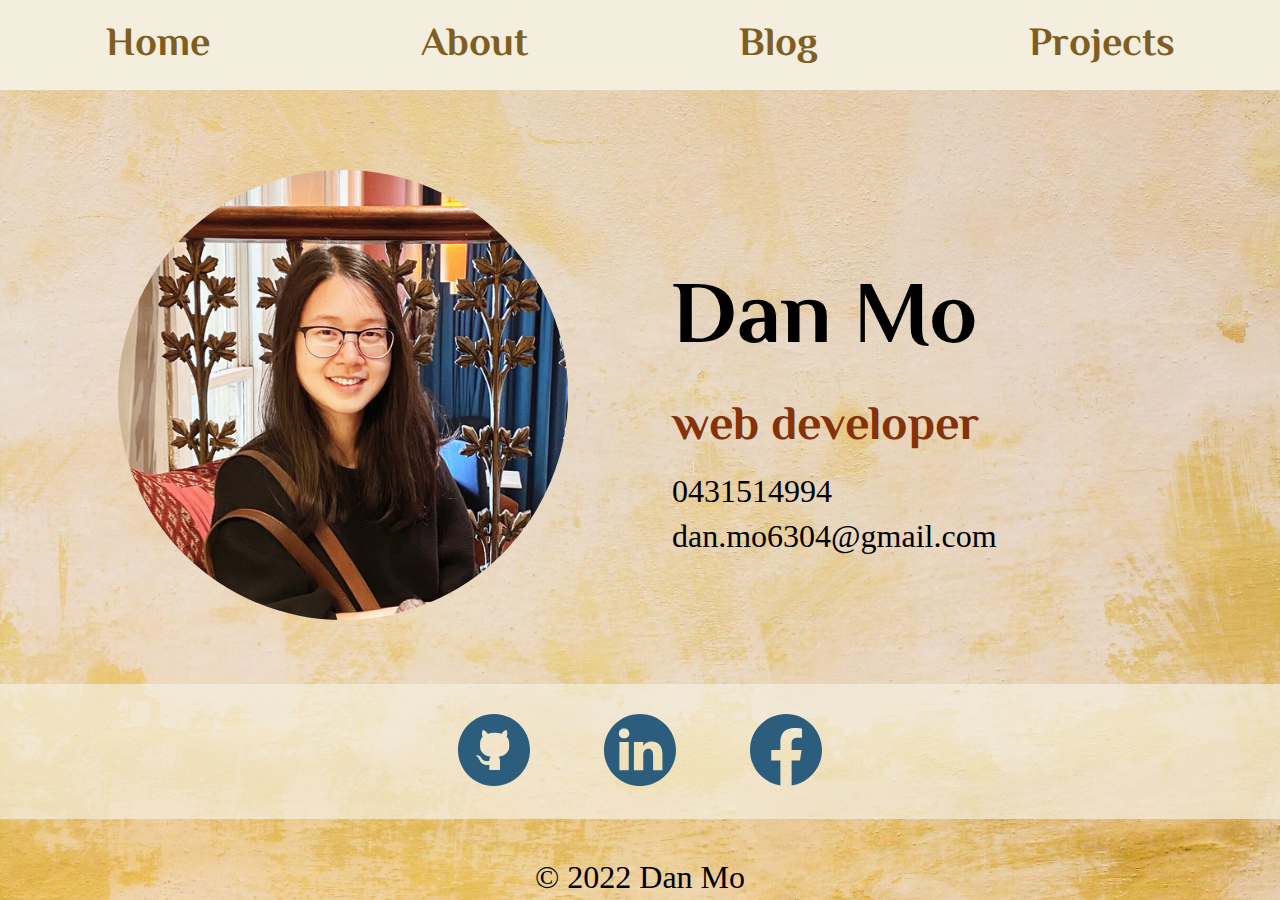
<file: src/index.html>
<!DOCTYPE html>
<html lang="en">
<head>
    <meta charset="UTF-8">
    <meta http-equiv="X-UA-Compatible" content="IE=edge">
    <meta name="viewport" content="width=device-width, initial-scale=1.0">
    <title>Dan's Portfolio</title>
    <link rel="stylesheet" href="style.css">
</head>
<body>
    <!-- Header -->
    <header>
        <!-- Nav Bar -->
        <nav>
            <a href="index.html">Home</a>
            <a href="about-me.html">About</a>
            <a href="blog-list.html">Blog</a>
            <a href="projects.html">Projects</a>
        </nav>
    </header>
   <!-- Main Part of the Page -->
    <main>
        <!-- profile photo -->
        <div>
            <figure></figure>
        </div>
        <!-- Contact details -->
        <section class="contact-info">
            <h1>Dan Mo</h1>
            <h2>web developer</h2>
            <p>0431514994</p>
            <p>dan.mo6304@gmail.com</p>
        </section>
        <!-- Links to professional accounts -->
        <section class="social-links">
            <div>
                <a href="https://github.com/Dandandan-mo">
                    <img class="icon" src="images/1_github.svg" alt="facebook-icon">
                </a>
                <a href="https://www.linkedin.com/in/dan-mo-87435419a/">
                    <img class="icon" src="images/2_linkedin.svg" alt="linkedin-icon">
                </a>
                <a href="https://www.facebook.com/dan.mo.9250">
                    <img class="icon" src="images/3_facebook.svg" alt="">
                </a>
            </div>
        </section>
    <!-- Footer -->
        <footer>
        <p>&copy; 2022 Dan Mo</p>
    </footer>
</body>
</html>
</file>
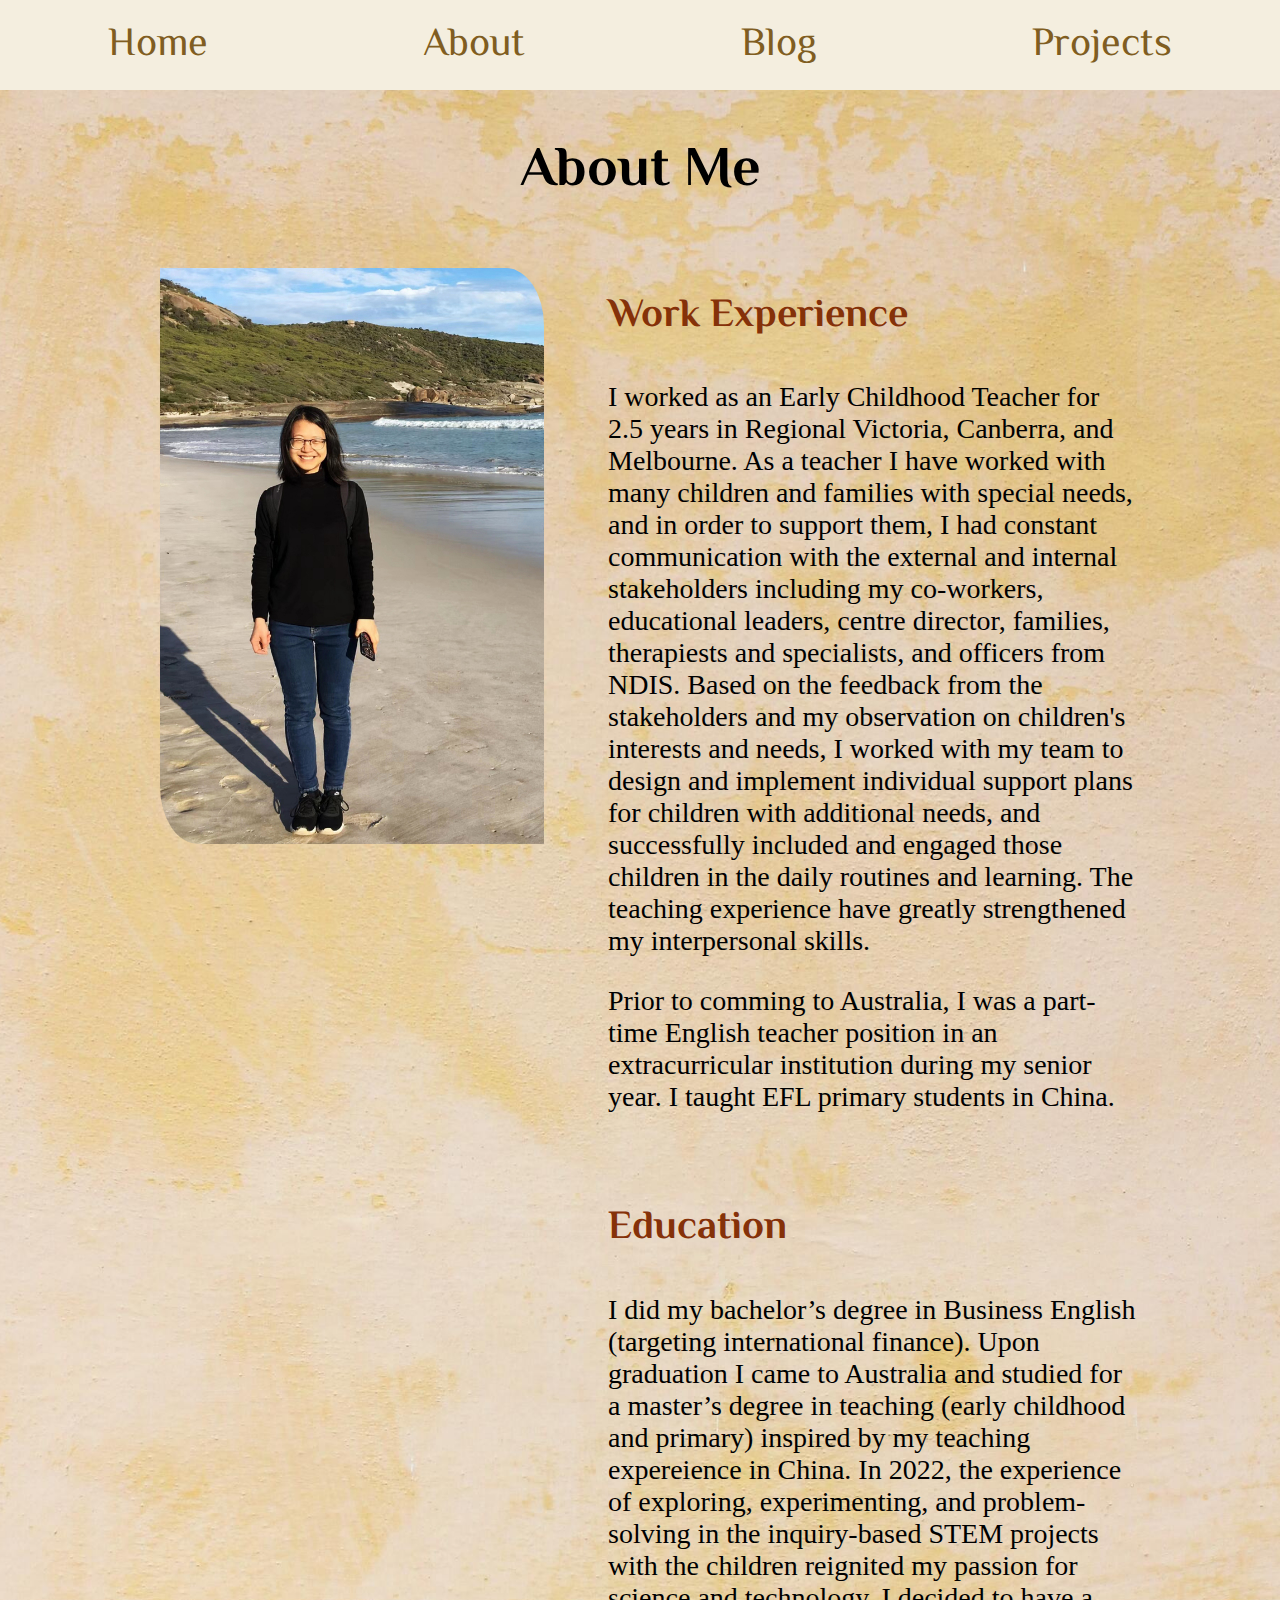
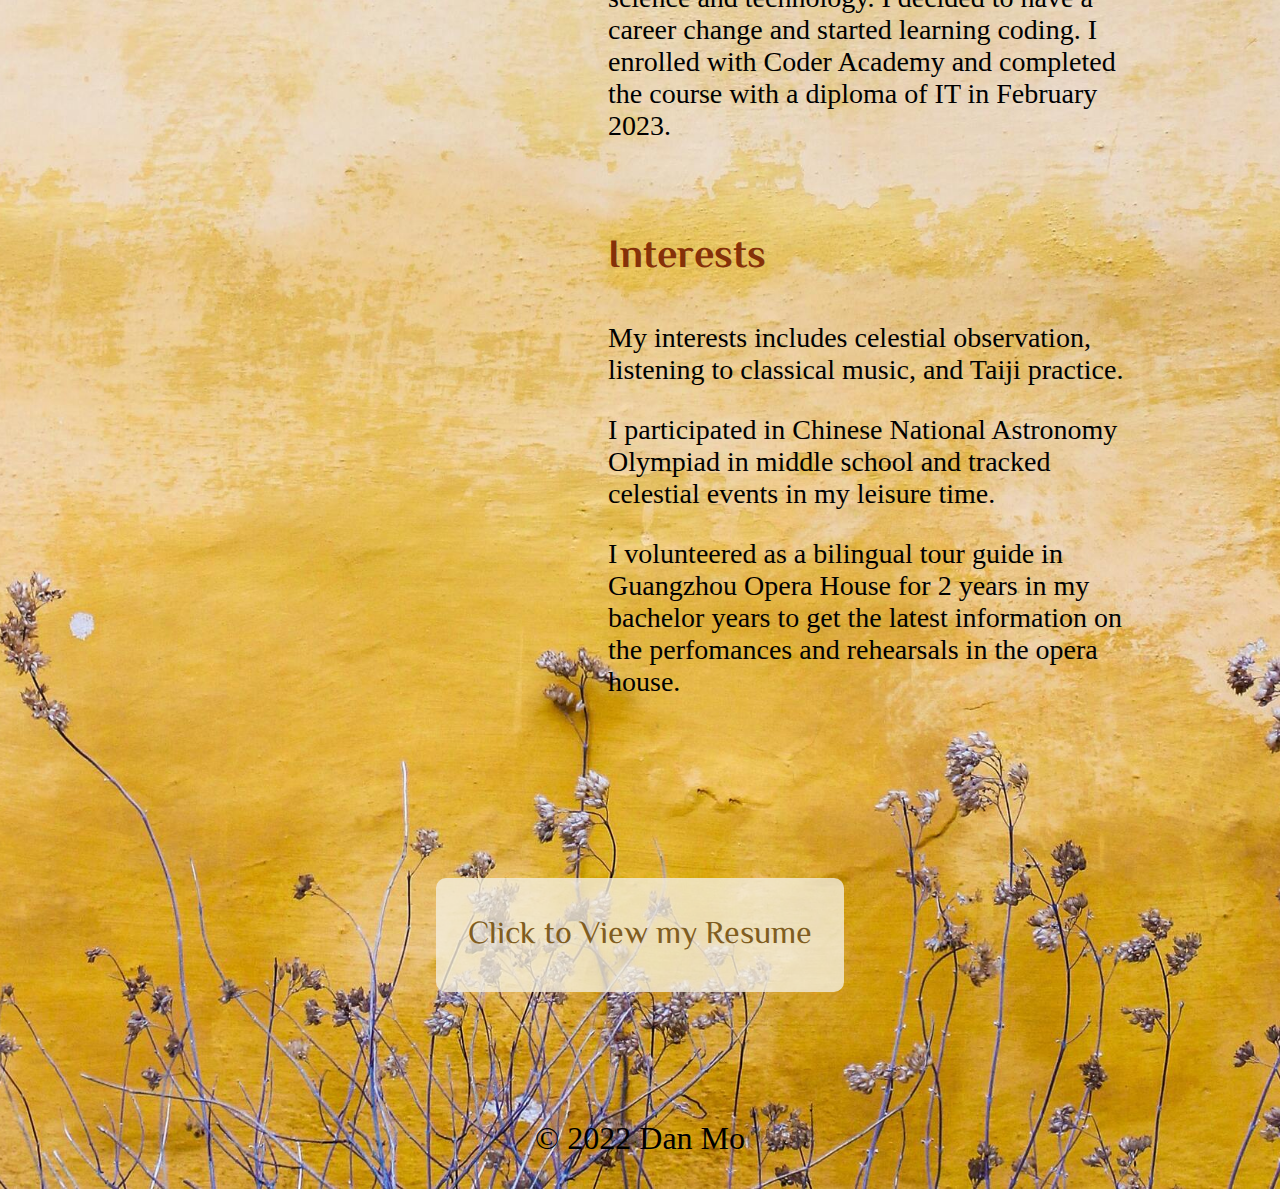
<file: src/about-me.html>
<!DOCTYPE html>
<html lang="en">
<head>
    <meta charset="UTF-8">
    <meta http-equiv="X-UA-Compatible" content="IE=edge">
    <meta name="viewport" content="width=device-width, initial-scale=1.0">
    <title>About Me</title>
    <link rel="stylesheet" href="about-me.css">
</head>
<body>
    <!-- Header -->
    <header>
        <nav>
            <a href="index.html">Home</a>
            <a href="about-me.html">About</a>
            <a href="blog-list.html">Blog</a>
            <a href="projects.html">Projects</a>
        </nav>
        <h1>About Me</h1>
    </header>
    <!-- Main Part of the Page -->
    <main>
        <figure></figure>
        <!-- Text Components Self Introduction -->
        <section>
            <article>
                <h2>Work Experience</h2>
                <p>
                    I worked as an Early Childhood Teacher for 2.5 years in Regional Victoria, Canberra, and Melbourne. As a teacher I have worked with many children and families with special needs, and in order to support them, I had constant communication with the external and internal stakeholders including my co-workers, educational leaders, centre director, families, therapiests and specialists, and officers from NDIS. Based on the feedback from the stakeholders and my observation on children's interests and needs, I worked with my team to design and implement individual support plans for children with additional needs, and successfully included and engaged those children in the daily routines and learning. The teaching experience have greatly strengthened my interpersonal skills.
                </p>
                <p>Prior to comming to Australia, I was a part-time English teacher position in an extracurricular institution during my senior year. I taught EFL primary students in China. </p>
            </article>
            <article>
                <h2>Education</h2>
                <p>I did my bachelor’s degree in Business English (targeting international finance). Upon graduation I came to Australia and studied for a master’s degree in teaching (early childhood and primary) inspired by my teaching expereience in China. In 2022, the experience of exploring, experimenting, and problem-solving in the inquiry-based STEM projects with the children reignited my passion for science and technology. I decided to have a career change and started learning coding. I enrolled with Coder Academy and completed the course with a diploma of IT in February 2023. </p>
            </article>
            <article>
                <h2>Interests</h2>
                <p>My interests includes celestial observation, listening to classical music, and Taiji practice.</p>
                <p>I participated in Chinese National Astronomy Olympiad in middle school and tracked celestial events in my leisure time.</p>
                <p>I volunteered as a bilingual tour guide in Guangzhou Opera House for 2 years in my bachelor years to get the latest information on the perfomances and rehearsals in the opera house.</p>
            </article>
        </section> 
        <!-- Link to Resume -->
        <a href="resume/DanMo-CV_2023.pdf">Click to View my Resume</a>
    </main>
    <!-- Footer -->
    <footer>
        <p>&copy; 2022 Dan Mo</p>
    </footer>
</body>
</html>
</file>
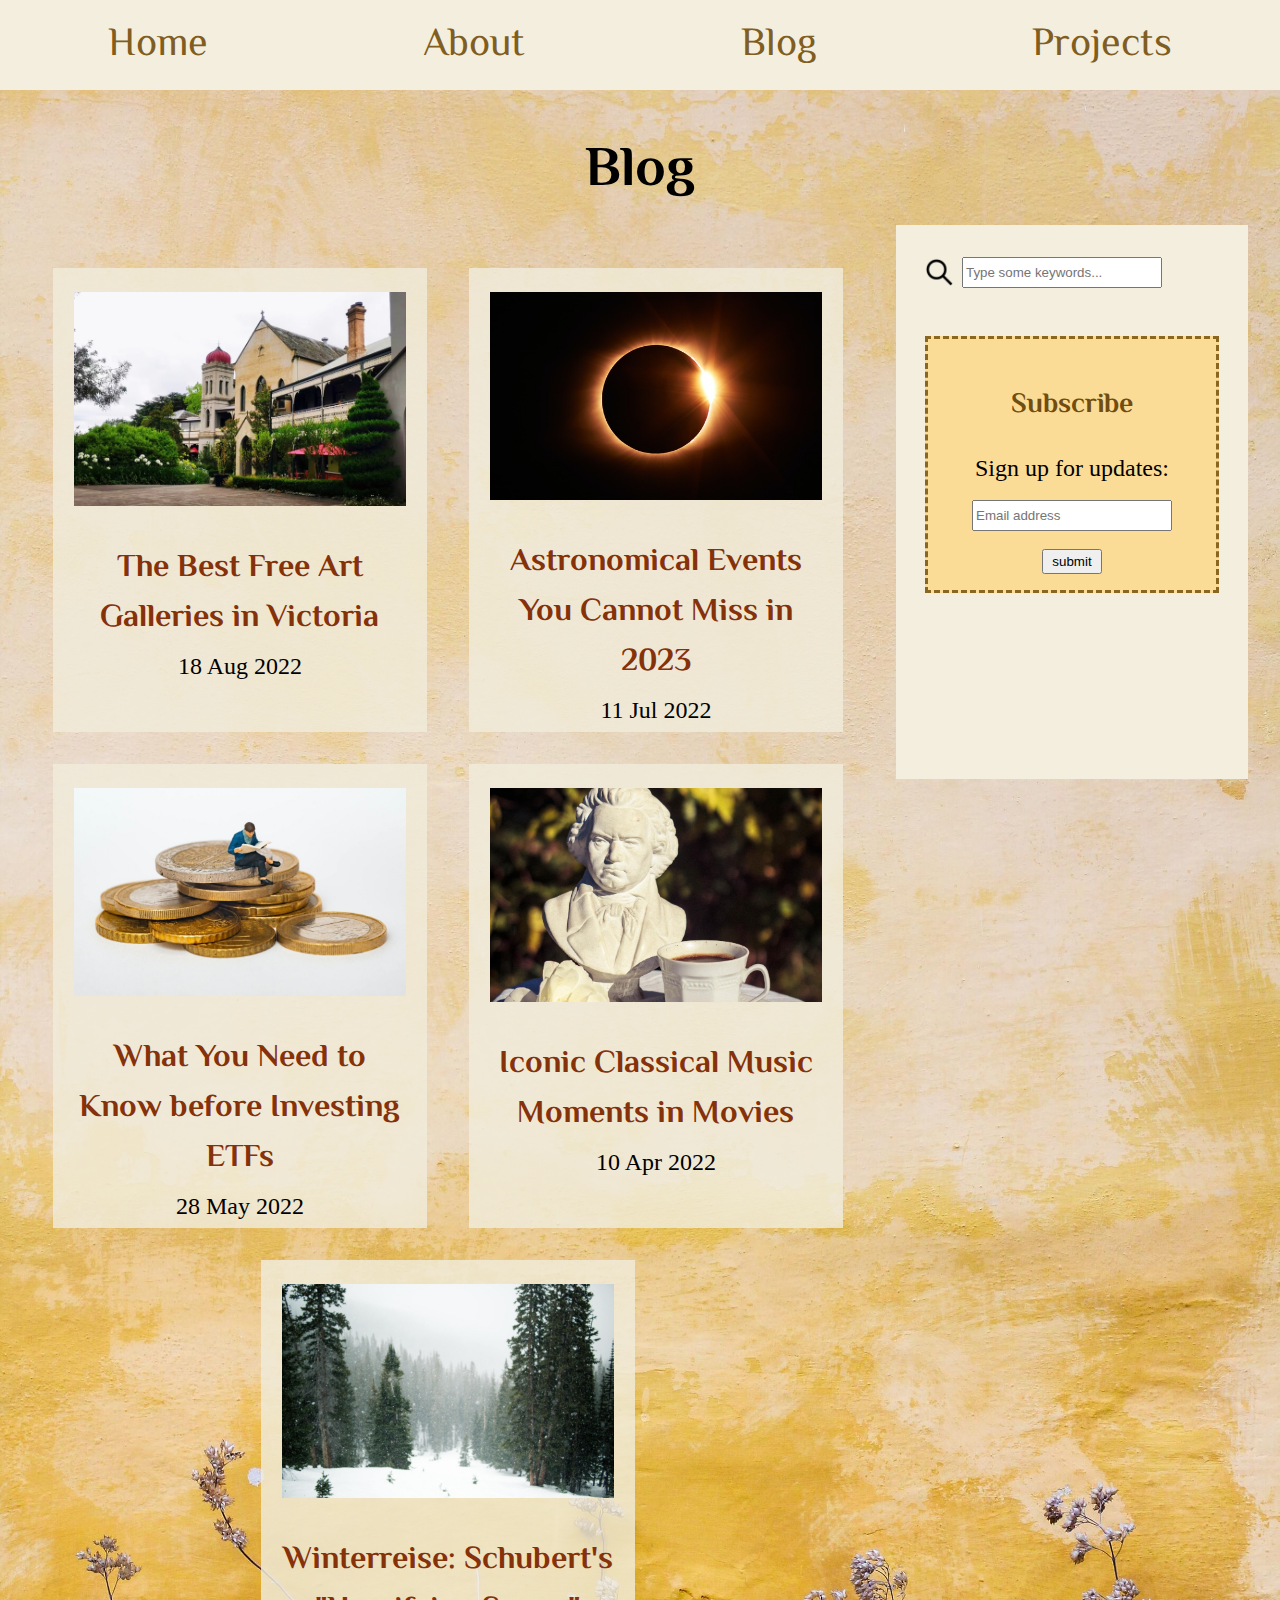
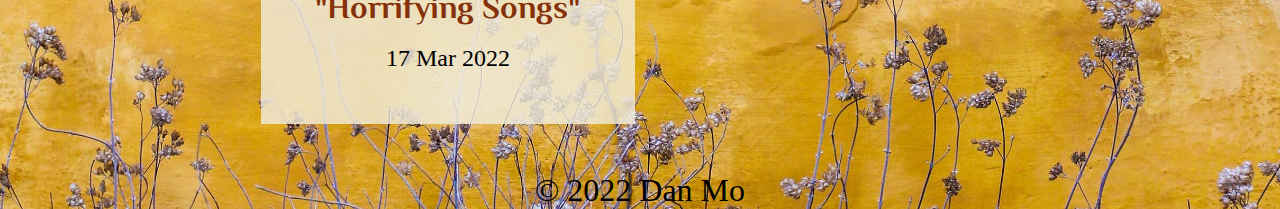
<file: src/blog-list.html>
<!DOCTYPE html>
<html lang="en">
<head>
    <meta charset="UTF-8">
    <meta http-equiv="X-UA-Compatible" content="IE=edge">
    <meta name="viewport" content="width=device-width, initial-scale=1.0">
    <title>Blog</title>
    <link rel="stylesheet" href="blog-list.css">
</head>
<body>
    <!-- Header -->
    <header>
        <nav>
            <a href="index.html">Home</a>
            <a href="about-me.html">About</a>
            <a href="blog-list.html">Blog</a>
            <a href="projects.html">Projects</a>
        </nav>
        <h1>Blog</h1>
    </header>
    <!-- Main Part of the Page -->
    <main>
        <!-- Links to the Blog Posts -->
        <a href="blog-post1.html">
            <figure id="pic1"></figure>
            <div>
                <h2>The Best Free Art Galleries in Victoria</h2>
                <p>18 Aug 2022</p>
            </div>
        </a>
        <a href="blog-post2.html">
            <figure id="pic2"></figure>
            <div>
                <h2>Astronomical Events You Cannot Miss in 2023</h2>
                <p>11 Jul 2022</p>
            </div>
        </a>
        <a href="blog-post3.html">
            <figure id="pic3"></figure>
            <div>
                <h2>What You Need to Know before Investing ETFs</h2>
                <p>28 May 2022</p>
            </div>
        </a>
        <a href="blog-post4.html">
            <figure id="pic4"></figure>
            <div>
                <h2>Iconic Classical Music Moments in Movies</h2>
                <p>10 Apr 2022</p>
            </div>
        </a>
        <a href="blog-post5.html">
            <figure id="pic5"></figure>
            <div>
                <h2>Winterreise: Schubert's "Horrifying Songs"</h2>
                <p>17 Mar 2022</p>
            </div>
        </a>
    </main>
    <!-- Sidebar -->
    <aside>
        <!-- Search bar -->
        <form action="" id="searchbar">
            <img src="images/magnifying-glass.png" alt="magnifying glass icon">
            <input type="text" placeholder="Type some keywords...">
        </form>
        <!-- Subscription Form -->
        <form action="" id="subscriptionform">
            <h3>Subscribe</h3>
            <label for="subscription">Sign up for updates: </label>
            <br>
            <input type="email" placeholder="Email address" id="subscription">
            <br>
            <input type="submit" id="submit-button" value="submit">
        </form>
    </aside>
    <!-- Footer -->
    <footer>
        <p>&copy; 2022 Dan Mo</p>
    </footer>
</body>
</html>
</file>
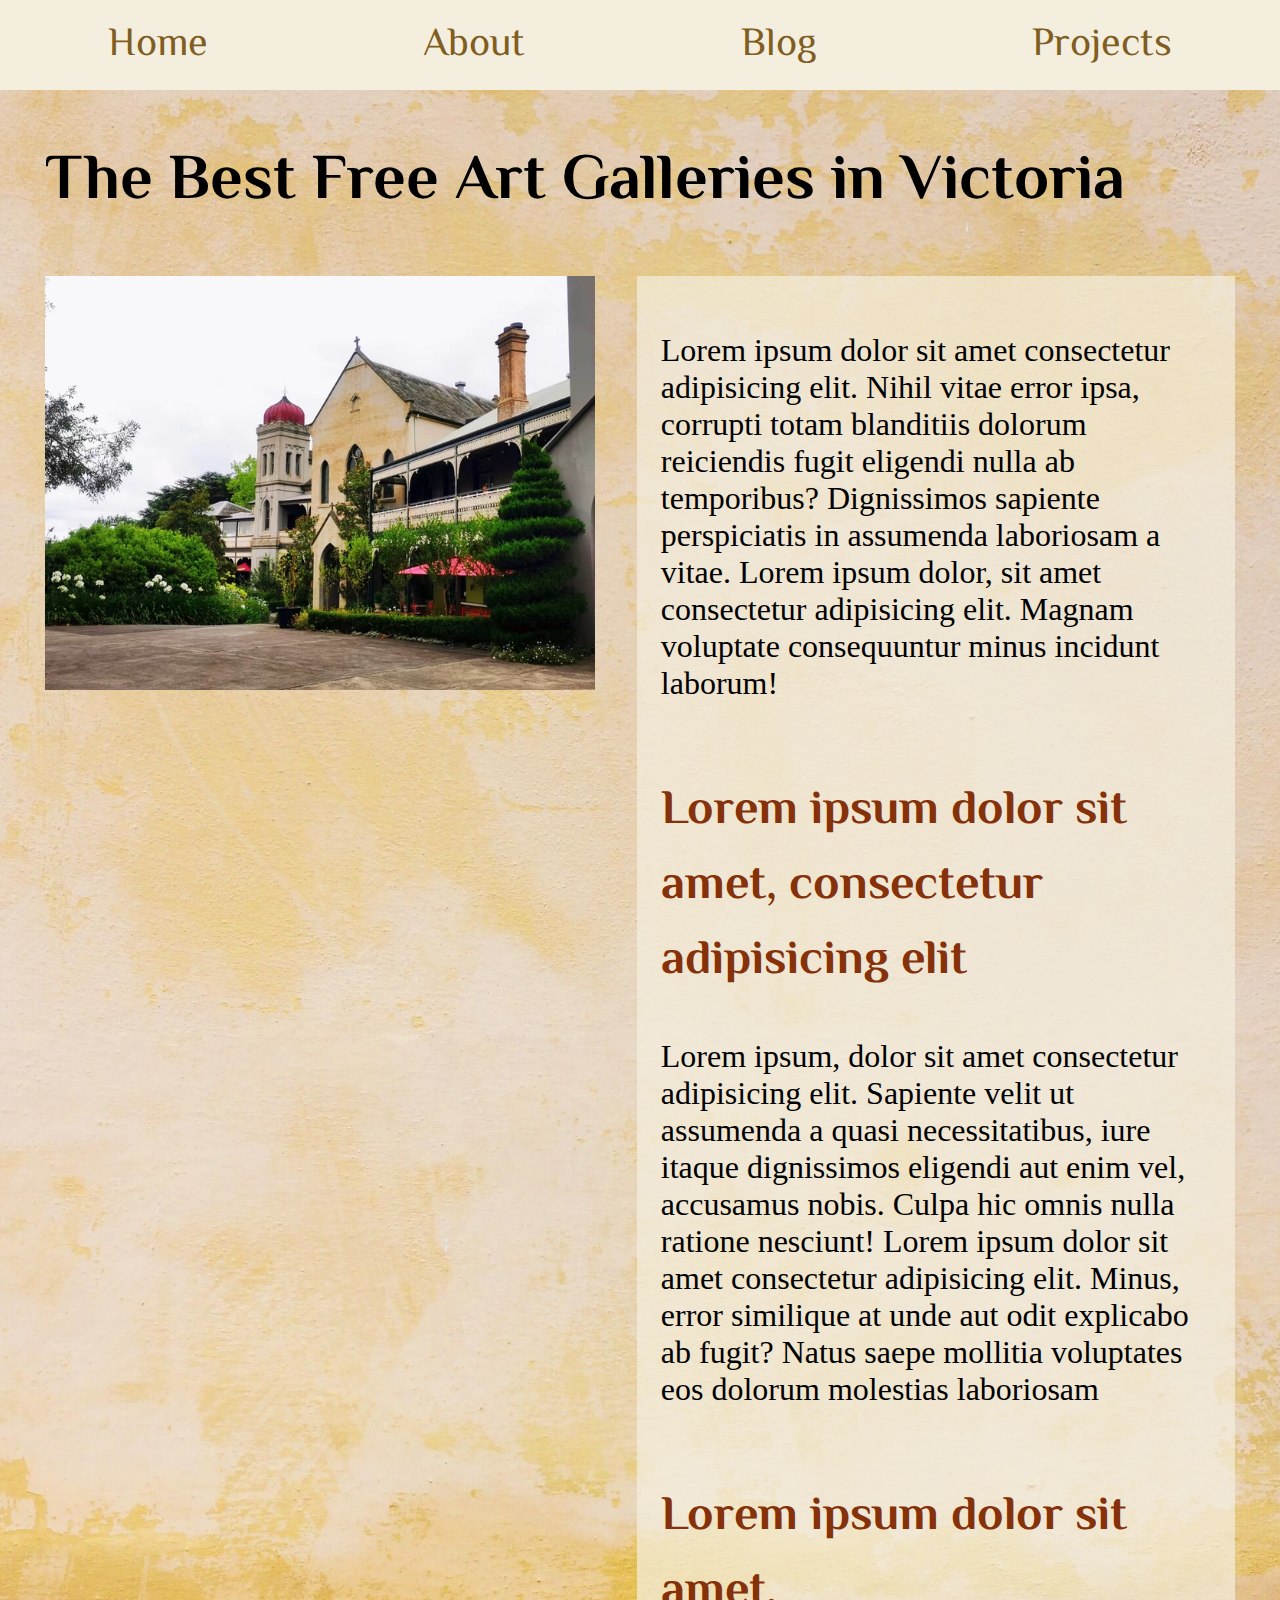
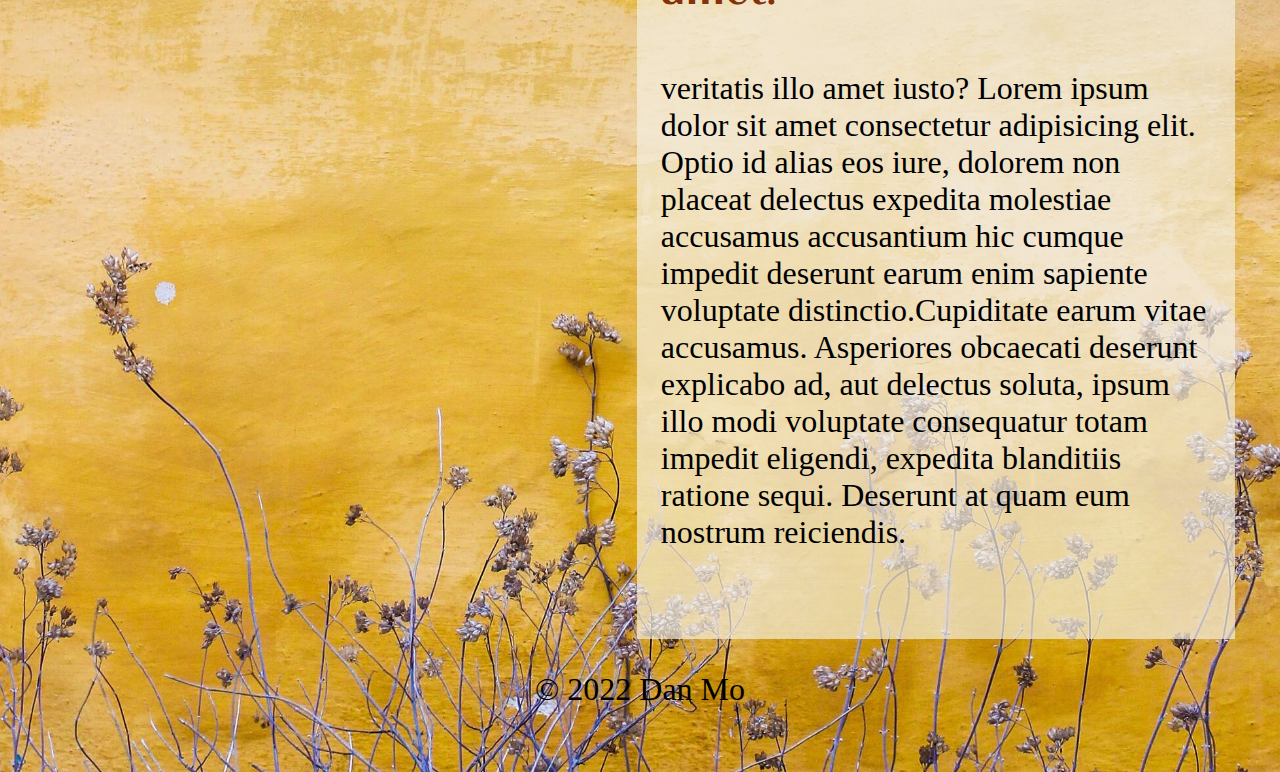
<file: src/blog-post1.html>
<!DOCTYPE html>
<html lang="en">
<head>
    <meta charset="UTF-8">
    <meta http-equiv="X-UA-Compatible" content="IE=edge">
    <meta name="viewport" content="width=device-width, initial-scale=1.0">
    <title>Blog Posts</title>
    <link rel="stylesheet" href="blog-post.css">
</head>
<body>
    <!-- Header -->
    <header>
        <nav>
            <a href="index.html">Home</a>
            <a href="about-me.html">About</a>
            <a href="blog-list.html">Blog</a>
            <a href="projects.html">Projects</a>
        </nav>
    </header>
    <!-- Article -->
    <article>
        <h1>The Best Free Art Galleries in Victoria</h1>
        <img src="images/gallery.jpeg" alt="art gallery">
        <section>
            <p>Lorem ipsum dolor sit amet consectetur adipisicing elit. Nihil vitae error ipsa, corrupti totam blanditiis dolorum reiciendis fugit eligendi nulla ab temporibus? Dignissimos sapiente perspiciatis in assumenda laboriosam a vitae. Lorem ipsum dolor, sit amet consectetur adipisicing elit. Magnam voluptate consequuntur minus incidunt laborum!</p>
            <h2>Lorem ipsum dolor sit amet, consectetur adipisicing elit</h2>
            <p>Lorem ipsum, dolor sit amet consectetur adipisicing elit. Sapiente velit ut assumenda a quasi necessitatibus, iure itaque dignissimos eligendi aut enim vel, accusamus nobis. Culpa hic omnis nulla ratione nesciunt! Lorem ipsum dolor sit amet consectetur adipisicing elit. Minus, error similique at unde aut odit explicabo ab fugit? Natus saepe mollitia voluptates eos dolorum molestias laboriosam</p>
            <h2>Lorem ipsum dolor sit amet.</h2>
            <p>veritatis illo amet iusto? Lorem ipsum dolor sit amet consectetur adipisicing elit. Optio id alias eos iure, dolorem non placeat delectus expedita molestiae accusamus accusantium hic cumque impedit deserunt earum enim sapiente voluptate distinctio.Cupiditate earum vitae accusamus. Asperiores obcaecati deserunt explicabo ad, aut delectus soluta, ipsum illo modi voluptate consequatur totam impedit eligendi, expedita blanditiis ratione sequi. Deserunt at quam eum nostrum reiciendis.</p>
        </section>
    </article>
    <!-- Footer -->
    <footer>
        <p>&copy; 2022 Dan Mo</p>
    </footer>
</body>
</html>
</file>
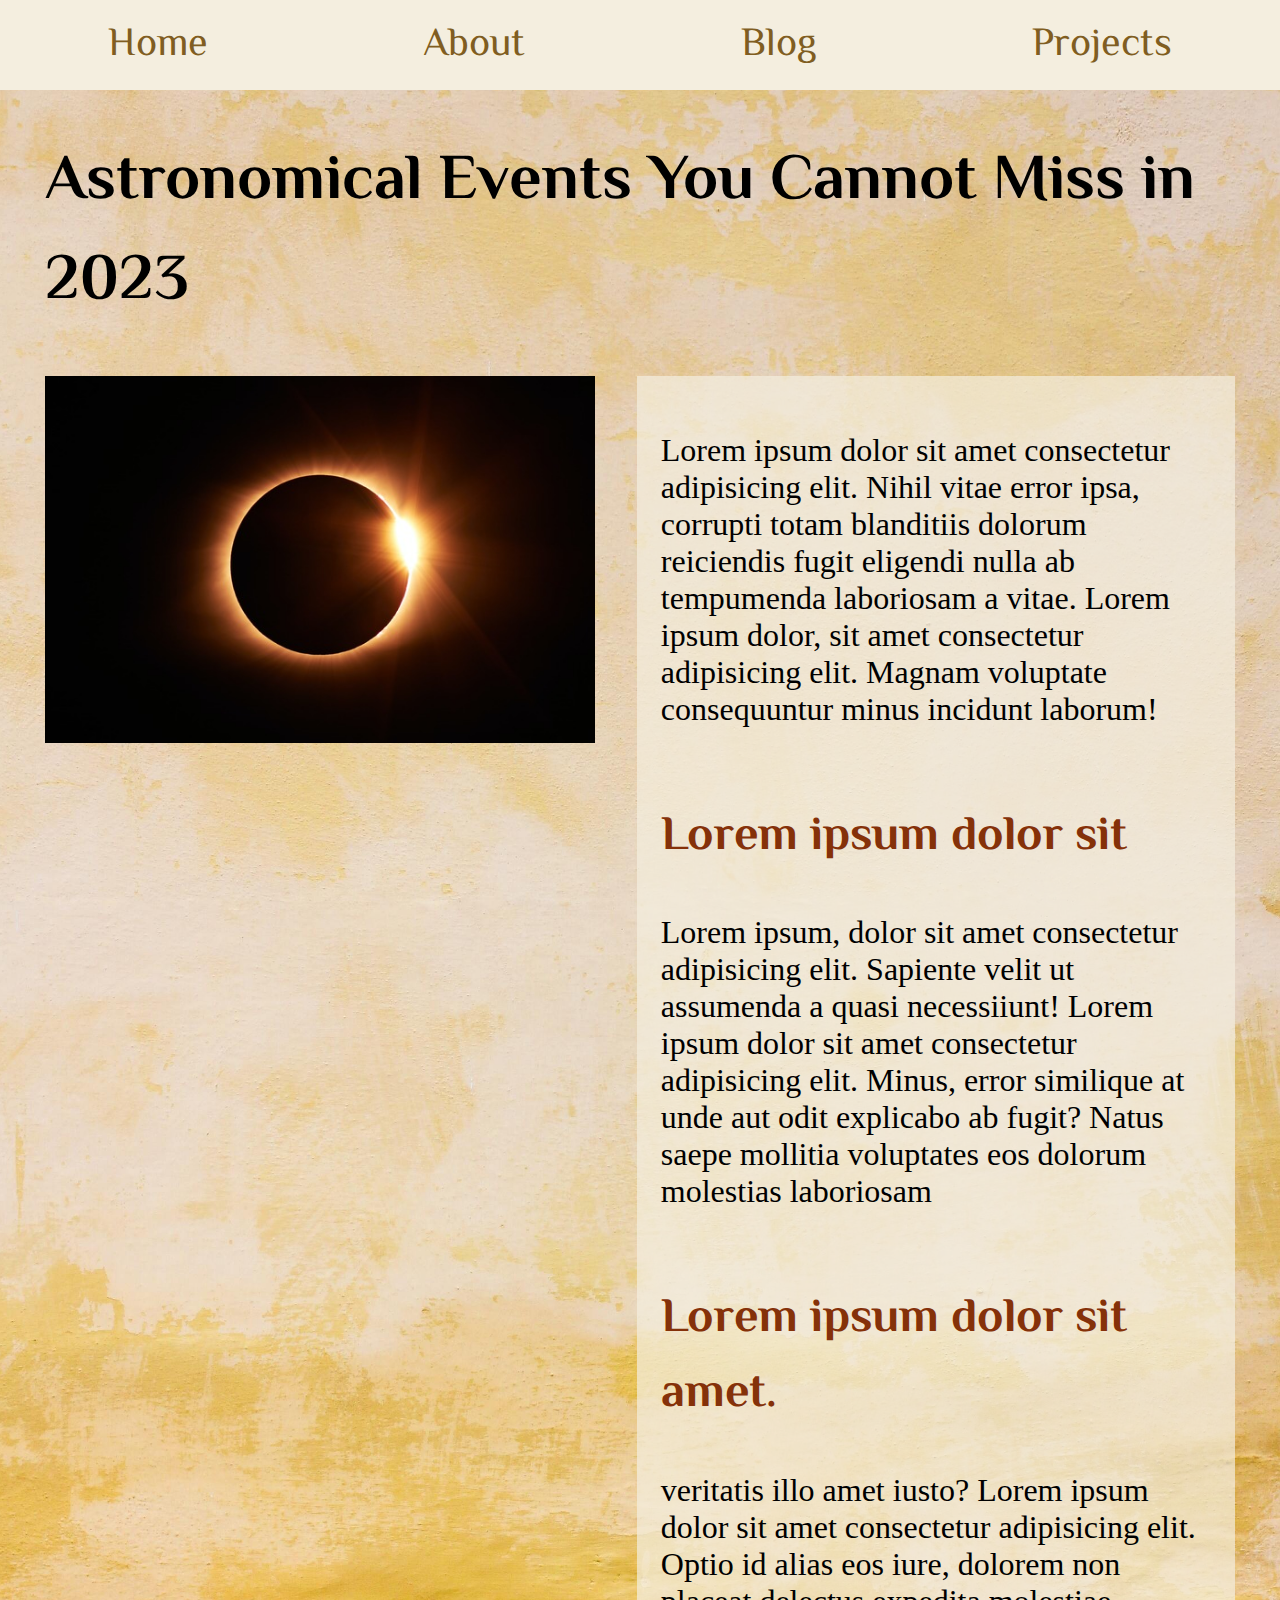
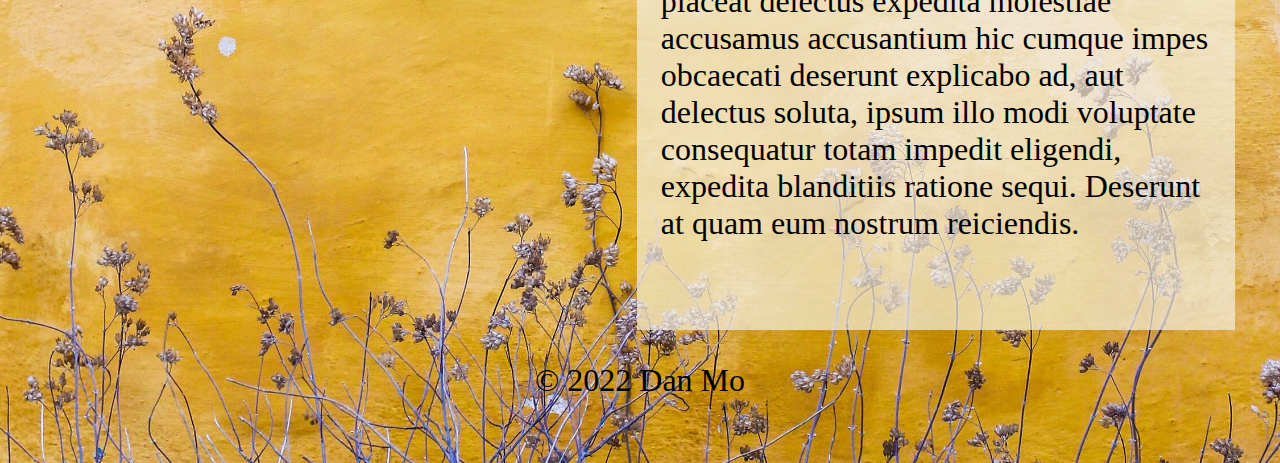
<file: src/blog-post2.html>
<!DOCTYPE html>
<html lang="en">
<head>
    <meta charset="UTF-8">
    <meta http-equiv="X-UA-Compatible" content="IE=edge">
    <meta name="viewport" content="width=device-width, initial-scale=1.0">
    <title>Blog Posts</title>
    <link rel="stylesheet" href="blog-post.css">
</head>
<body>
    <!-- Header -->
    <header>
        <nav>
            <a href="index.html">Home</a>
            <a href="about-me.html">About</a>
            <a href="blog-list.html">Blog</a>
            <a href="projects.html">Projects</a>
        </nav>
    </header>
    <!-- Article -->
    <article>
        <h1>Astronomical Events You Cannot Miss in 2023</h1>
        <img src="images/solar-eclip.jpg" alt="walking-track">
        <section>
            <p>Lorem ipsum dolor sit amet consectetur adipisicing elit. Nihil vitae error ipsa, corrupti totam blanditiis dolorum reiciendis fugit eligendi nulla ab tempumenda laboriosam a vitae. Lorem ipsum dolor, sit amet consectetur adipisicing elit. Magnam voluptate consequuntur minus incidunt laborum!</p>
            <h2>Lorem ipsum dolor sit</h2>
            <p>Lorem ipsum, dolor sit amet consectetur adipisicing elit. Sapiente velit ut assumenda a quasi necessiiunt! Lorem ipsum dolor sit amet consectetur adipisicing elit. Minus, error similique at unde aut odit explicabo ab fugit? Natus saepe mollitia voluptates eos dolorum molestias laboriosam</p>
            <h2>Lorem ipsum dolor sit amet.</h2>
            <p>veritatis illo amet iusto? Lorem ipsum dolor sit amet consectetur adipisicing elit. Optio id alias eos iure, dolorem non placeat delectus expedita molestiae accusamus accusantium hic cumque impes obcaecati deserunt explicabo ad, aut delectus soluta, ipsum illo modi voluptate consequatur totam impedit eligendi, expedita blanditiis ratione sequi. Deserunt at quam eum nostrum reiciendis.</p>
        </section>
    </article>
    <!-- Footer -->
    <footer>
        <p>&copy; 2022 Dan Mo</p>
    </footer>
</body>
</html>
</file>
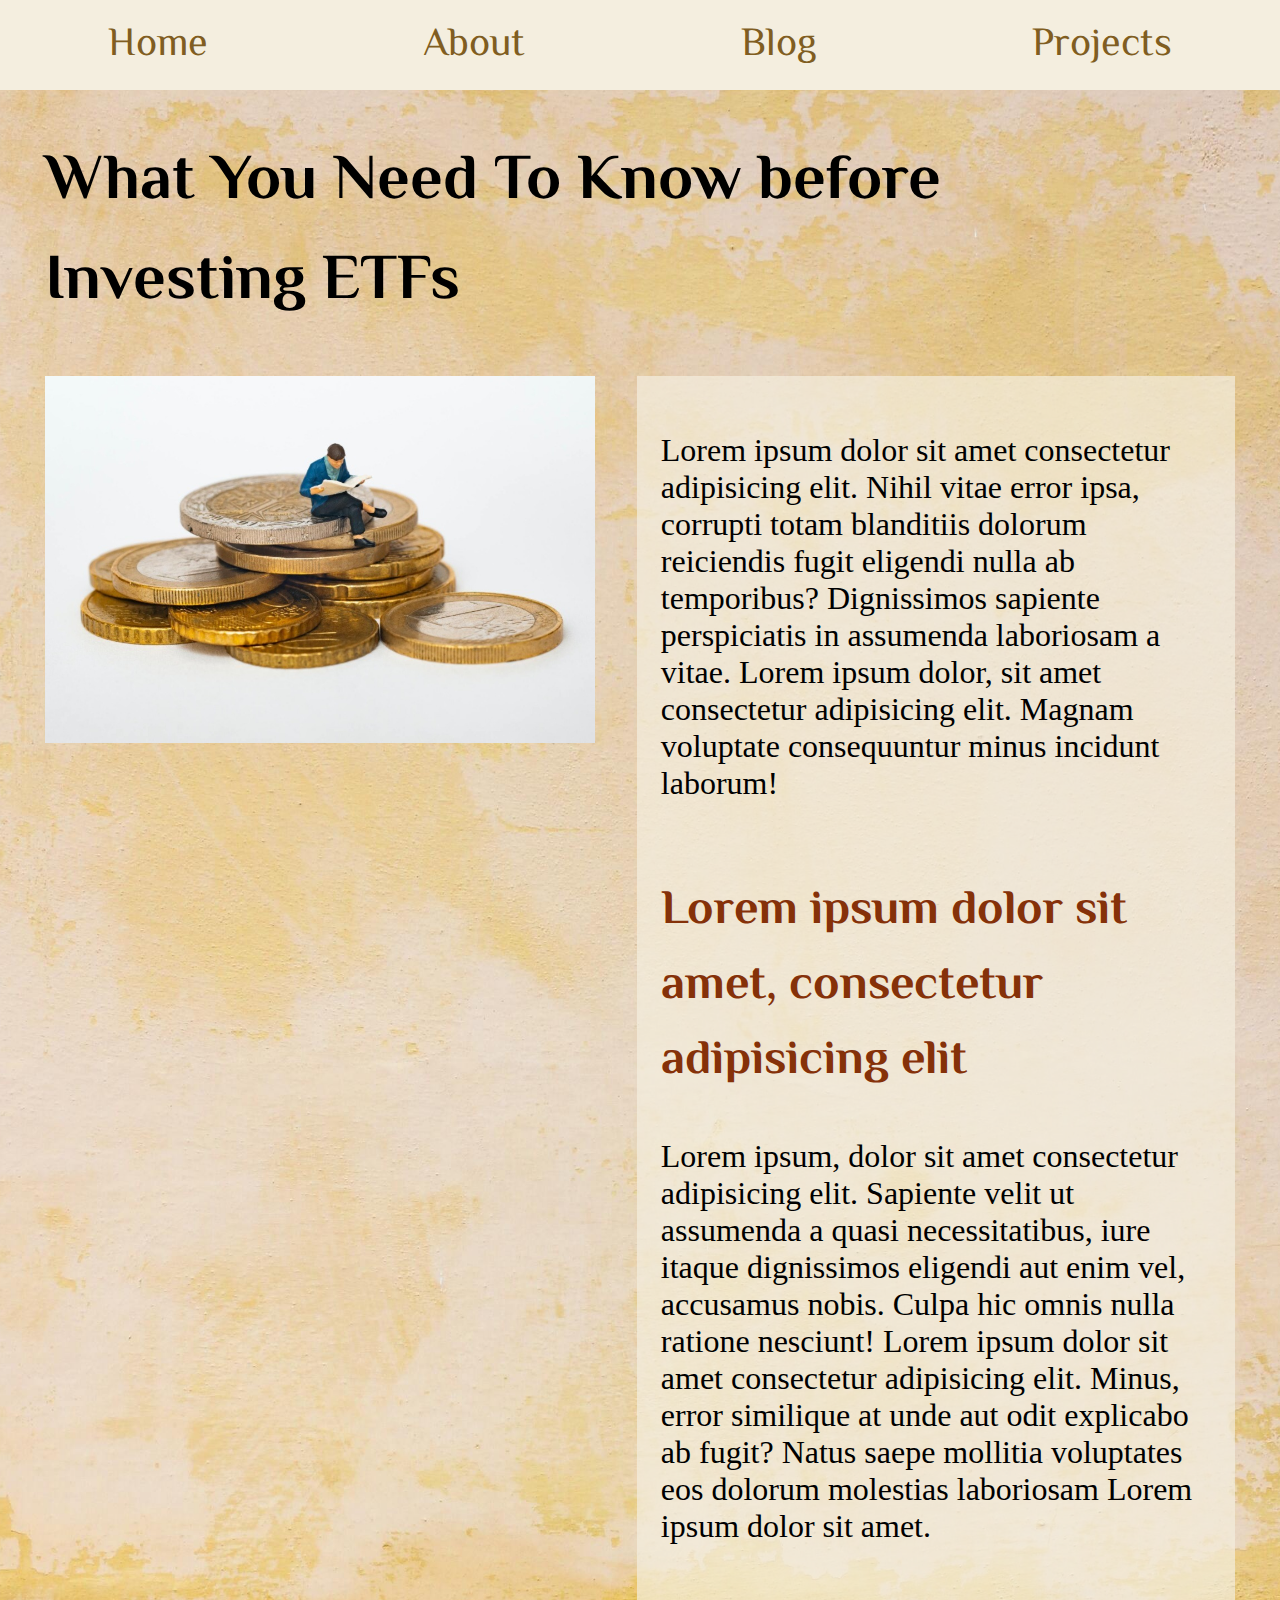
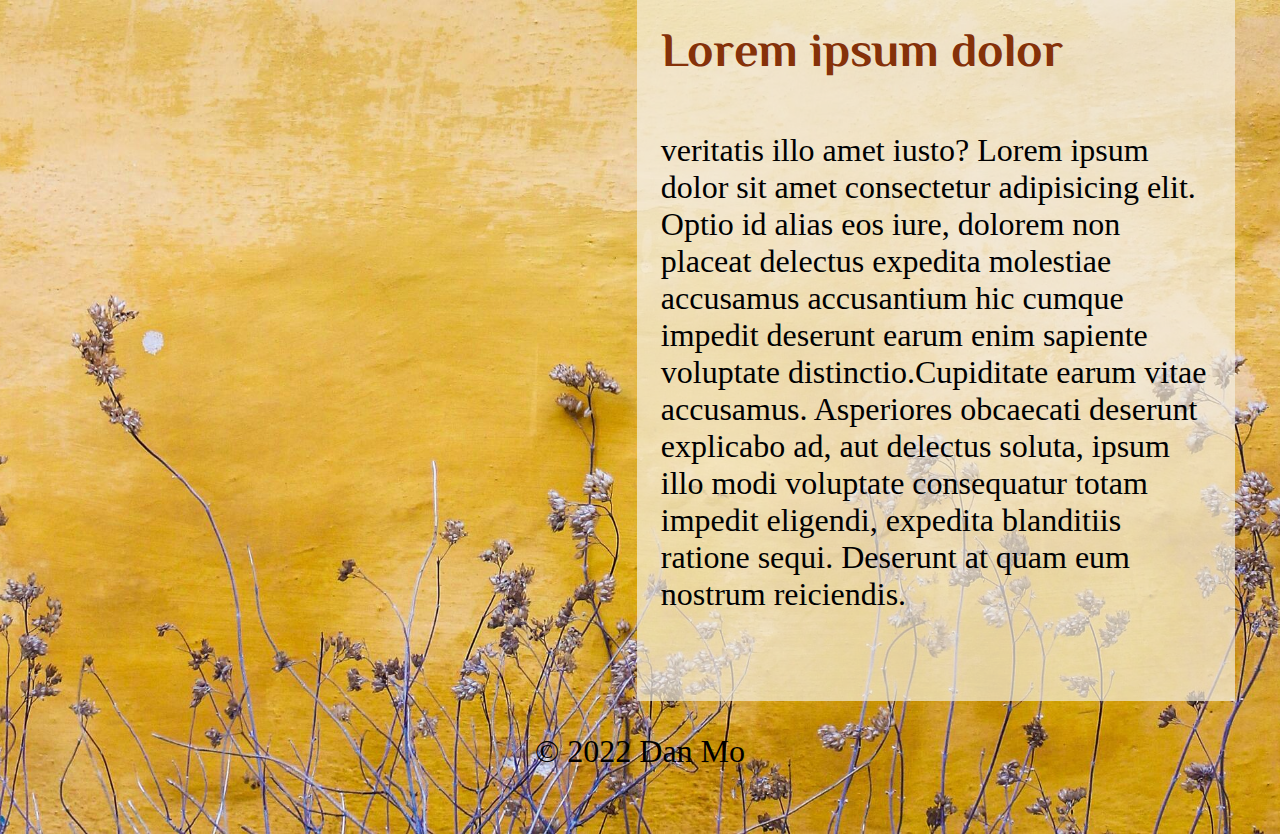
<file: src/blog-post3.html>
<!DOCTYPE html>
<html lang="en">
<head>
    <meta charset="UTF-8">
    <meta http-equiv="X-UA-Compatible" content="IE=edge">
    <meta name="viewport" content="width=device-width, initial-scale=1.0">
    <title>Blog Posts</title>
    <link rel="stylesheet" href="blog-post.css">
</head>
<body>
    <!-- Header -->
    <header>
        <nav>
            <a href="index.html">Home</a>
            <a href="about-me.html">About</a>
            <a href="blog-list.html">Blog</a>
            <a href="projects.html">Projects</a>
        </nav>
    </header>
    <!-- Article -->
    <article>
        <h1>What You Need To Know before Investing ETFs</h1>
        <img src="images/investment.jpg" alt="investment consideration">
        <section>
            <p>Lorem ipsum dolor sit amet consectetur adipisicing elit. Nihil vitae error ipsa, corrupti totam blanditiis dolorum reiciendis fugit eligendi nulla ab temporibus? Dignissimos sapiente perspiciatis in assumenda laboriosam a vitae. Lorem ipsum dolor, sit amet consectetur adipisicing elit. Magnam voluptate consequuntur minus incidunt laborum!</p>
            <h2>Lorem ipsum dolor sit amet, consectetur adipisicing elit</h2>
            <p>Lorem ipsum, dolor sit amet consectetur adipisicing elit. Sapiente velit ut assumenda a quasi necessitatibus, iure itaque dignissimos eligendi aut enim vel, accusamus nobis. Culpa hic omnis nulla ratione nesciunt! Lorem ipsum dolor sit amet consectetur adipisicing elit. Minus, error similique at unde aut odit explicabo ab fugit? Natus saepe mollitia voluptates eos dolorum molestias laboriosam Lorem ipsum dolor sit amet.</p>
            <h2>Lorem ipsum dolor</h2>
            <p>veritatis illo amet iusto? Lorem ipsum dolor sit amet consectetur adipisicing elit. Optio id alias eos iure, dolorem non placeat delectus expedita molestiae accusamus accusantium hic cumque impedit deserunt earum enim sapiente voluptate distinctio.Cupiditate earum vitae accusamus. Asperiores obcaecati deserunt explicabo ad, aut delectus soluta, ipsum illo modi voluptate consequatur totam impedit eligendi, expedita blanditiis ratione sequi. Deserunt at quam eum nostrum reiciendis.</p>
        </section>
    </article>
    <!-- Footer -->
    <footer>
        <p>&copy; 2022 Dan Mo</p>
    </footer>
</body>
</html>
</file>
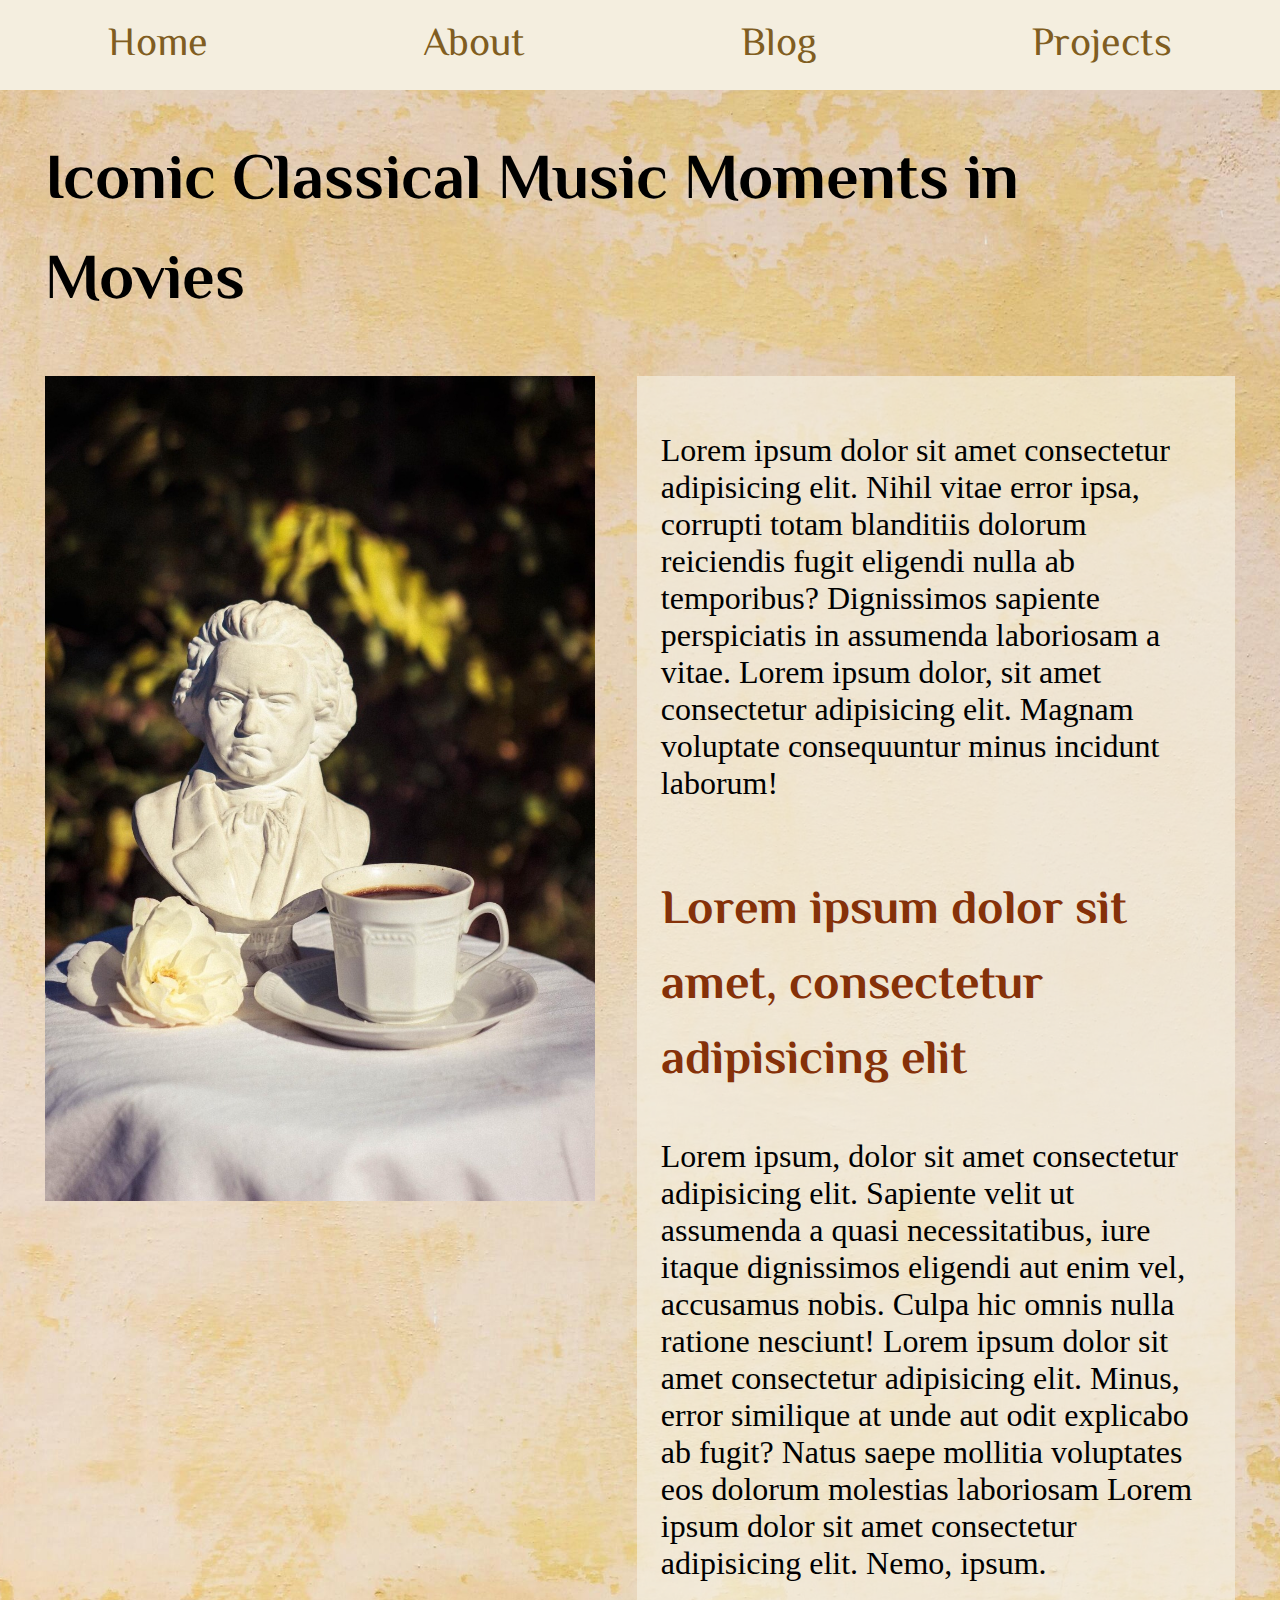
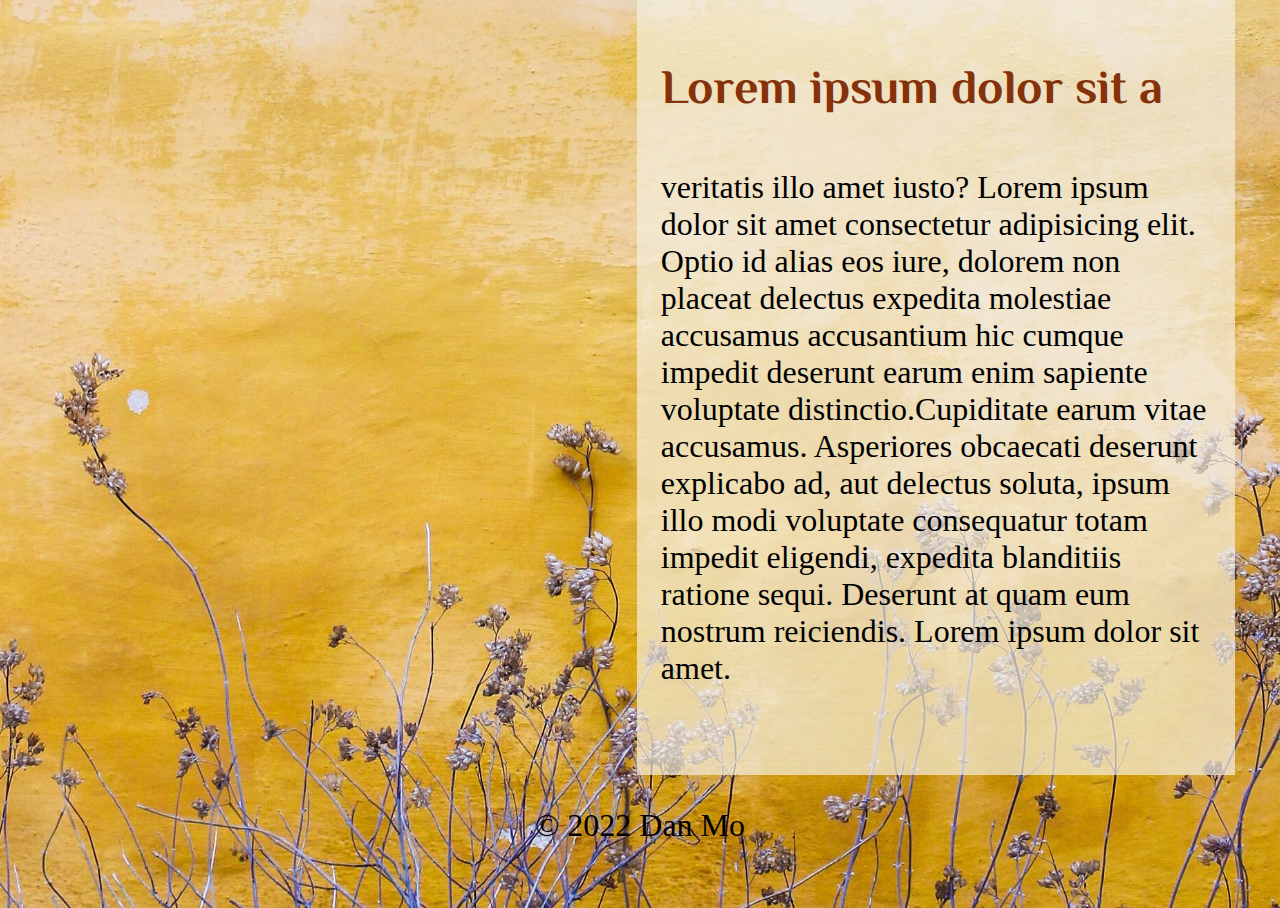
<file: src/blog-post4.html>
<!DOCTYPE html>
<html lang="en">
<head>
    <meta charset="UTF-8">
    <meta http-equiv="X-UA-Compatible" content="IE=edge">
    <meta name="viewport" content="width=device-width, initial-scale=1.0">
    <title>Blog Posts</title>
    <link rel="stylesheet" href="blog-post.css">
</head>
<body>
    <!-- Header -->
    <header>
        <nav>
            <a href="index.html">Home</a>
            <a href="about-me.html">About</a>
            <a href="blog-list.html">Blog</a>
            <a href="projects.html">Projects</a>
        </nav>
    </header>
    <!-- Article -->
    <article>
        <h1>Iconic Classical Music Moments in Movies</h1>
        <img src="images/composer.jpg" alt="composer portrait">
        <section>
            <p>Lorem ipsum dolor sit amet consectetur adipisicing elit. Nihil vitae error ipsa, corrupti totam blanditiis dolorum reiciendis fugit eligendi nulla ab temporibus? Dignissimos sapiente perspiciatis in assumenda laboriosam a vitae. Lorem ipsum dolor, sit amet consectetur adipisicing elit. Magnam voluptate consequuntur minus incidunt laborum!</p>
            <h2>Lorem ipsum dolor sit amet, consectetur adipisicing elit</h2>
            <p>Lorem ipsum, dolor sit amet consectetur adipisicing elit. Sapiente velit ut assumenda a quasi necessitatibus, iure itaque dignissimos eligendi aut enim vel, accusamus nobis. Culpa hic omnis nulla ratione nesciunt! Lorem ipsum dolor sit amet consectetur adipisicing elit. Minus, error similique at unde aut odit explicabo ab fugit? Natus saepe mollitia voluptates eos dolorum molestias laboriosam Lorem ipsum dolor sit amet consectetur adipisicing elit. Nemo, ipsum.</p>
            <h2>Lorem ipsum dolor sit a</h2>
            <p>veritatis illo amet iusto? Lorem ipsum dolor sit amet consectetur adipisicing elit. Optio id alias eos iure, dolorem non placeat delectus expedita molestiae accusamus accusantium hic cumque impedit deserunt earum enim sapiente voluptate distinctio.Cupiditate earum vitae accusamus. Asperiores obcaecati deserunt explicabo ad, aut delectus soluta, ipsum illo modi voluptate consequatur totam impedit eligendi, expedita blanditiis ratione sequi. Deserunt at quam eum nostrum reiciendis. Lorem ipsum dolor sit amet.</p>
        </section>
    </article>
    <footer>
        <p>&copy; 2022 Dan Mo</p>
    <!-- Footer -->
    </footer>
</body>
</html>
</file>
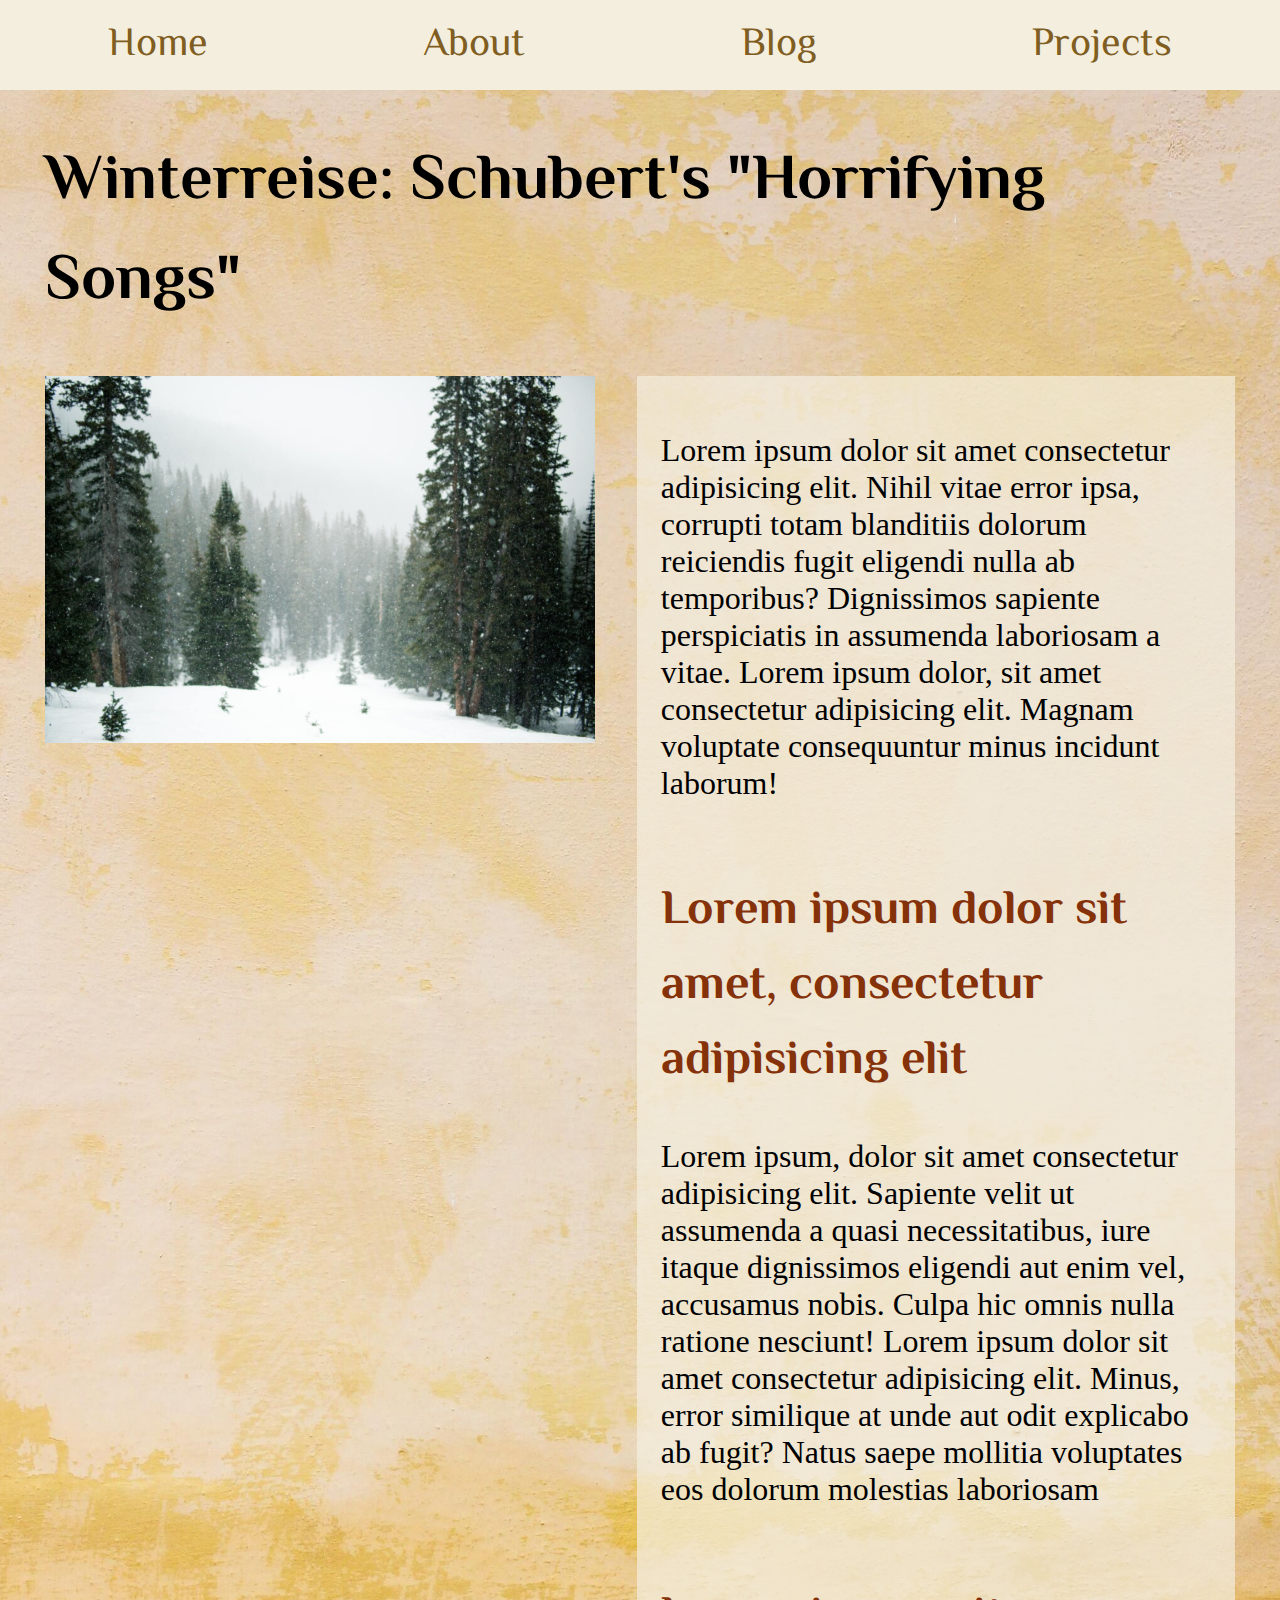
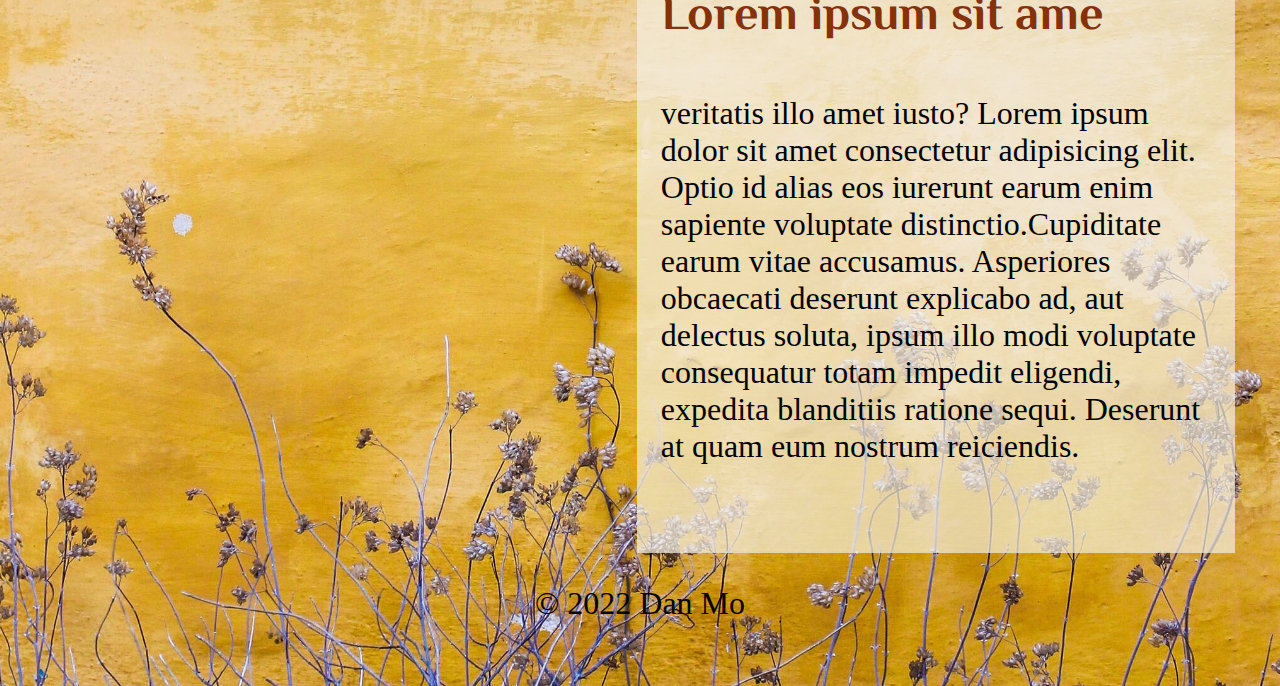
<file: src/blog-post5.html>
<!DOCTYPE html>
<html lang="en">
<head>
    <meta charset="UTF-8">
    <meta http-equiv="X-UA-Compatible" content="IE=edge">
    <meta name="viewport" content="width=device-width, initial-scale=1.0">
    <title>Blog Posts</title>
    <link rel="stylesheet" href="blog-post.css">
</head>
<body>
    <!-- Header -->
    <header>
        <nav>
            <a href="index.html">Home</a>
            <a href="about-me.html">About</a>
            <a href="blog-list.html">Blog</a>
            <a href="projects.html">Projects</a>
        </nav>
    </header>
    <!-- Article -->
    <article>
        <h1>Winterreise: Schubert's "Horrifying Songs"</h1>
        <img src="images/winter.jpg" alt="winter scene">
        <section>
            <p>Lorem ipsum dolor sit amet consectetur adipisicing elit. Nihil vitae error ipsa, corrupti totam blanditiis dolorum reiciendis fugit eligendi nulla ab temporibus? Dignissimos sapiente perspiciatis in assumenda laboriosam a vitae. Lorem ipsum dolor, sit amet consectetur adipisicing elit. Magnam voluptate consequuntur minus incidunt laborum!</p>
            <h2>Lorem ipsum dolor sit amet, consectetur adipisicing elit</h2>
            <p>Lorem ipsum, dolor sit amet consectetur adipisicing elit. Sapiente velit ut assumenda a quasi necessitatibus, iure itaque dignissimos eligendi aut enim vel, accusamus nobis. Culpa hic omnis nulla ratione nesciunt! Lorem ipsum dolor sit amet consectetur adipisicing elit. Minus, error similique at unde aut odit explicabo ab fugit? Natus saepe mollitia voluptates eos dolorum molestias laboriosam</p>
            <h2>Lorem ipsum sit ame</h2>
            <p>veritatis illo amet iusto? Lorem ipsum dolor sit amet consectetur adipisicing elit. Optio id alias eos iurerunt earum enim sapiente voluptate distinctio.Cupiditate earum vitae accusamus. Asperiores obcaecati deserunt explicabo ad, aut delectus soluta, ipsum illo modi voluptate consequatur totam impedit eligendi, expedita blanditiis ratione sequi. Deserunt at quam eum nostrum reiciendis.</p>
        </section>
    </article>
    <!-- Footer -->
    <footer>
        <p>&copy; 2022 Dan Mo</p>
    </footer>
</body>
</html>
</file>
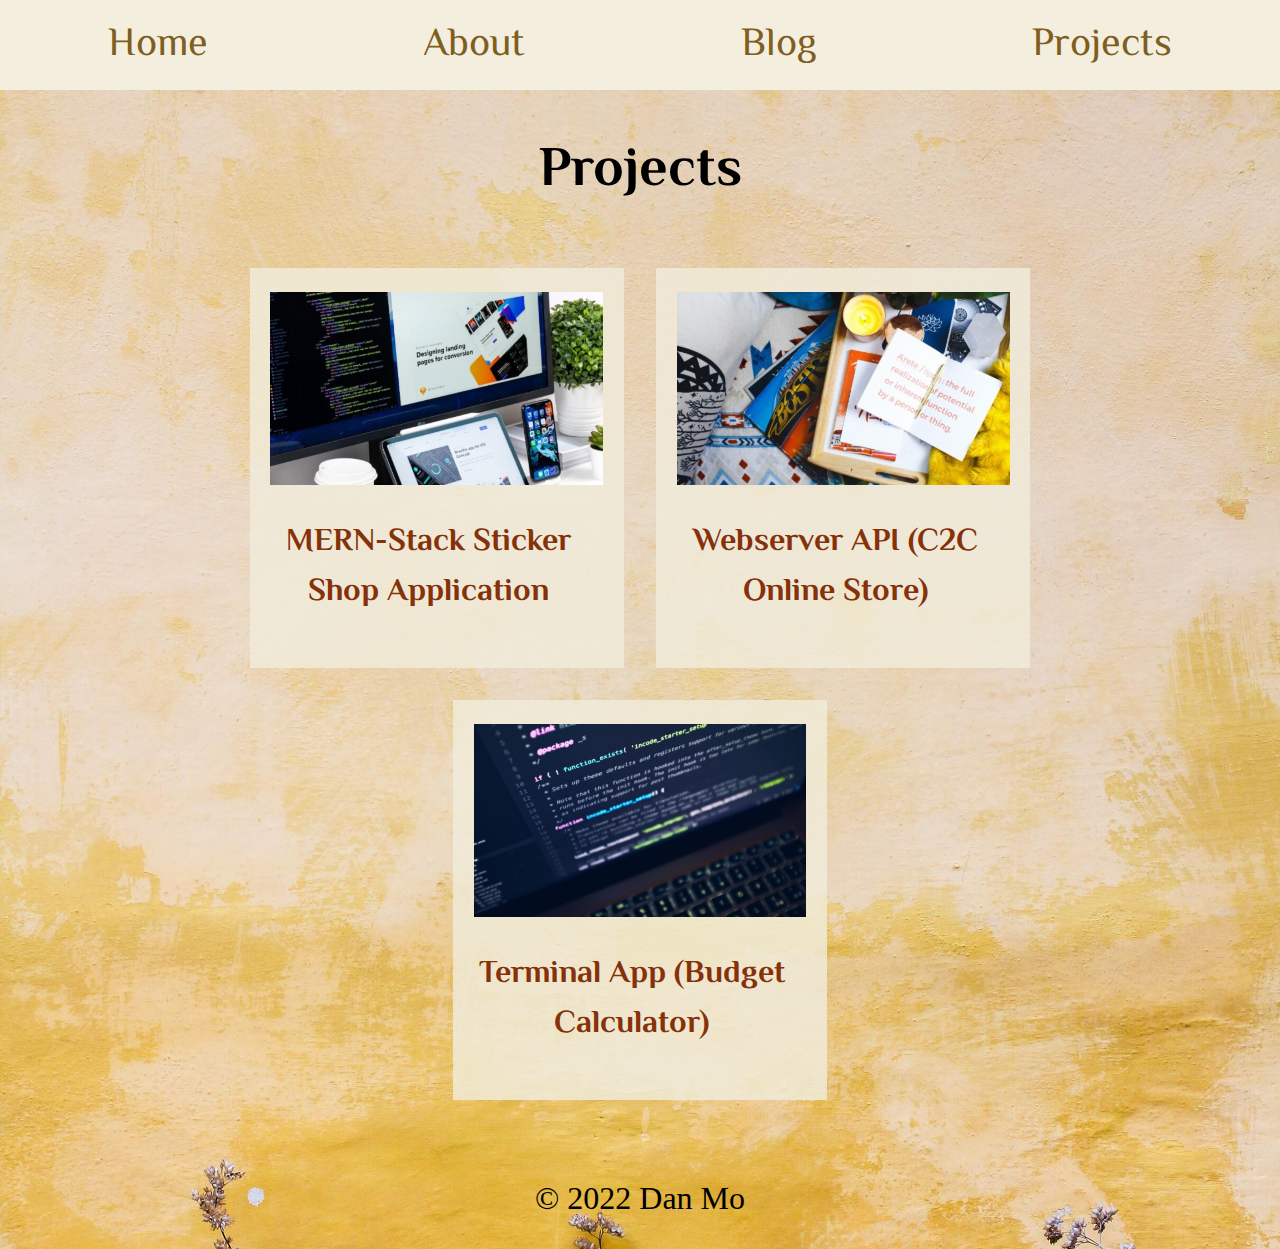
<file: src/projects.html>
<!DOCTYPE html>
<html lang="en">
<head>
    <meta charset="UTF-8">
    <meta http-equiv="X-UA-Compatible" content="IE=edge">
    <meta name="viewport" content="width=device-width, initial-scale=1.0">
    <title>Projects</title>
    <link rel="stylesheet" href="projects.css">
</head>
<body>
    <!-- Header -->
    <header>
        <nav>
            <a href="index.html">Home</a>
            <a href="about-me.html">About</a>
            <a href="blog-list.html">Blog</a>
            <a href="projects.html">Projects</a>
        </nav>
        <h1>Projects</h1>
    </header>
    <!-- Main Part of the Page -->
    <main>
        <!-- Links to the Projects -->
        <a href="https://github.com/Dandandan-mo/T3A2-Client">
            <figure id="pic1"></figure>
            <h2>MERN-Stack Sticker Shop Application</h2>
        </a>
        <a href="https://github.com/Dandandan-mo/T2A2-API-Webserver-Project">
            <figure id="pic2"></figure>
            <h2>Webserver API (C2C Online Store)</h2>
        </a>
        <a href="https://github.com/Dandandan-mo/T1A3-Terminal-App">
            <figure id="pic3"></figure>
            <h2>Terminal App (Budget Calculator)</h2>
        </a>
    </main>
    <!-- Footer -->
    <footer>
        <p>&copy; 2022 Dan Mo</p>
    </footer>
</body>
</html>
</file>
<file: src/style.css>
@import url('https://fonts.googleapis.com/css2?family=El+Messiri:wght@700&family=Old+Standard+TT&display=swap');

body {
    box-sizing: border-box;
    margin: 0;
    padding: 0;
    background: url('images/texture.jpg') no-repeat center;
    background-size: cover;
}

/* Header */
/* Nav bar */
nav {
    display: flex;
    height: 10vh;
    width: 100%;
    background: #f4eedf;
    justify-content: space-around;
    align-items: center;
}

nav a {
    text-decoration: none;
    font-size: 1.5rem;
    font-family: 'El Messiri', sans-serif;
    font-weight: 800;
    color:#805d21;
}

nav a:hover {
    color: #2c5d7c;
}
/* Main */
main {
    display: flex;
    flex-direction: column;
    align-items: center;
    margin-top: 2em;
}
/* profile photo */
figure {
    width: 60vw;
    height: 60vw;
    background: url('images/profile-photo2.jpeg') no-repeat center rgb(238, 226, 183);
    background-size: cover;
    border-radius: 50%;
    margin-bottom: 2em;
}
/* contact details */
.contact-info {
    display: flex;
    align-items: center;
    flex-direction: column;
}

h1 {
    font-size: 3em;
    font-family: 'El Messiri', sans-serif;
    margin: 0;
}

h2 {
    font-size: 2rem;
    font-family: 'El Messiri', sans-serif;
    margin: 0;
    color: #853109;
}

p {
    font-size: 1.5rem;
    padding-top: 0.5rem;
    font-family: 'Old Standard TT', serif;
    margin: 0;
}
/* Links to professional accounts */
.social-links {
    display: flex;
    justify-content: center;
    align-items: center;
    width: 100vw;
    height: 15vh;
    background: #f4eedfb4;
    margin: 2rem 0;
}

.social-links div {
    display: flex;
    justify-content: space-evenly;
    width: 100vw;
}

.icon {
    height: 8vh;
    width: 8vh;
}

.icon:hover {
    transform: translate(2px, 2px);
}
/* footer */
footer {
    display: flex;
    justify-content: center;
    width: 100vw;
}

@media screen and (min-width: 650px) and (max-width: 1200px) {
    nav a {
        font-size: 2em;
    }

    figure {
        width: 50vw;
        height: 50vw;
    }

    h1 {
        font-size: 4rem;
    }

    h2 {
        font-size: 2.5rem;
    }

    p {
        font-size: 2rem;
    }

    .social-links div {
        width: 60vw;
    }
}

@media screen and (min-width: 1201px) {
    nav a {
        font-size: 2.5em;
    }

    main {
        flex-flow: row wrap;
        margin-top: 4em;
    }

    main div {
        display: flex;
        justify-content: flex-end;
        flex: 1;
        margin-right: 2em;
    }
    figure {
        height: 50vh;
        width: 50vh;

    }
    .contact-info {
        flex: 1;
        justify-content: center;
        align-items: flex-start;
        margin-left: 2em;
    }

    h1 {
        font-size: 5.5rem;
    }

    h2 {
        font-size: 3rem;
    }

    p {
        font-size: 2rem;
    }

    .social-links div {
        margin: 0 30vw 0 30vw;
    }
}
</file>
<file: src/about-me.css>
@import url('https://fonts.googleapis.com/css2?family=El+Messiri:wght@700&family=Old+Standard+TT&display=swap');

body {
    box-sizing: border-box;
    margin: 0;
    padding: 0;
    background: url('images/texture.jpg') no-repeat center;
    background-size: cover;
}
/* header */
header {
    display: flex;
    flex-direction: column;
    align-items: center;
}

nav {
    display: flex;
    height: 10vh;
    width: 100%;
    background: #f4eedf;
    justify-content: space-around;
    align-items: center;
}

nav a {
    text-decoration: none;
    font-size: 1.5rem;
    font-family: 'El Messiri', sans-serif;
    color: #805d21;
}

nav a:hover {
    color: #2c5d7c;
}

h1 { 
    font-size: 2.5em;
    font-family: 'El Messiri', sans-serif;
}
/* Main part of the page - self introduction */
main {
    display: flex;
    flex-direction: column;
    align-items: center;
}

figure {
    width: 50vw;
    height: 70vw;
    background: url('images/photo2.jpeg') no-repeat center rgb(214, 208, 132);
    background-size: cover;
    border-radius: 0 10%;
}

article {
    margin: 0.5em 1.5em 2.5em 1.5em;
}

h2 {
    font-family: 'El Messiri', sans-serif;
    color: #853109;
}

p {
    font-size: 1.25em;
    font-family: 'Old Standard TT', serif;
}
/* Link to my Resume */
main a {
    padding: 1em;
    margin: 2.5em 0;
    background: #f4eedfca;
    border-radius: 10px;
    text-decoration: none;
    font-size: 1.5em;
    color: #805d21;
    font-family: 'El Messiri', sans-serif;
    transition: 0.5s;
}

main a:hover {
    transform: scale(1.05, 1.05);
    color: #2c5d7c;
}

/* Footer */
footer {
    display: flex;
    justify-content: center;
}

footer p {
    font-size: 1.5rem;
}

@media screen and (min-width: 650px) and (max-width: 1200px){
    nav a {
        font-size: 2em;
    }
    
    main {
        flex-flow: row wrap;
        justify-content: center;
        align-items: flex-start;
    }

    figure {
        width: 40vw;
        height: 65vw;
        margin-right: 20px;
    }

    article {
        width: 40vw;
        margin-bottom: 3.5em;
    }

    h1 {
        font-size: 3em;
    }

    h2 {
        font-size: 2em;
    }
    p {
        font-size: 1.5em;
    }

    main a {
        font-size: 2em;
    }

    footer p {
        font-size: 2em;
    }
    
}

@media screen and (min-width: 1201px) {
    nav a {
        font-size: 2.5em;
    }

    main {
        flex-flow: row wrap;
        justify-content: center;
        align-items: flex-start;
        width: 100vw;
    }

    figure {
        width: 30vw;
        height: 45vw;
    
    }

    section {
        width: 45vw;
    }

    article {
        padding-bottom: 1em;
    }

    h1 {
        font-size: 3.5em;
    }

    h2 {
        font-size: 2.5em;
    }

    p {
        font-size: 1.75em;
    }

    main a {
        margin: 3em 30vw;
        font-size: 2em;
    }

    footer p {
        font-size: 2em;
    }
}
</file>
<file: src/blog-list.css>
@import url('https://fonts.googleapis.com/css2?family=El+Messiri:wght@700&family=Old+Standard+TT&display=swap');

body {
    box-sizing: border-box;
    padding: 0;
    margin: 0;
    background: url('images/texture.jpg') no-repeat center;
    background-size: cover;
}
/* Header */
header {
    display: flex;
    flex-direction: column;
    align-items: center;
}

nav {
    display: flex;
    height: 10vh;
    width: 100%;
    background: #f4eedf;
    justify-content: space-around;
    align-items: center;
}

nav a {
    text-decoration: none;
    font-size: 1.5rem;
    font-family: 'El Messiri', sans-serif;
    color: #805d21;
}

nav a:hover {
    color: #2c5d7c;
}

h1 {
    font-size: 2.5em;
    font-family: 'El Messiri', sans-serif;
}
/* Main Part of the Page*/
main {
    display: flex;
    flex-direction: column;
    margin: 0.25em;
}
/* Links to the Blog Posts */
main a {
    display: flex;
    flex-flow: column wrap;
    justify-content: center;
    align-items: center;
    background: #f0ebdad2;
    margin: 0.5em;
    padding: 0.5em;
    text-decoration: none;
    color: black;
    height: 20vh;
}

main a:hover {
    box-shadow: 3px 3px 4px #2c5d7c;
}

figure {
    width: 33vw;
    height: 20vh;
    margin: 5px;
    align-self: center;
}

h2 {
    width: 48vw;
    font-size: 1.25em;
    font-family: 'El Messiri', sans-serif;
    margin: 0 0 10px 0;
    color: #853109;
}

p {
    margin: 0;
    font-family: 'Old Standard TT', serif;
}

#pic1 {
    background:url('images/gallery.jpeg') no-repeat center #d8e391;
    background-size: cover;
}

#pic2 {
    background:url('images/solar-eclip.jpg') no-repeat center #d8e391;
    background-size: cover;
}

#pic3 {
    background:url('images/investment.jpg') no-repeat center #d8e391;
    background-size: cover;
}

#pic4 {
    background:url('images/composer.jpg') no-repeat center  #d8e391;
    background-size: cover;
}

#pic5 {
    background:url('images/winter.jpg') no-repeat center #d8e391;
    background-size: cover;
}
/* Sidebar */
aside {
    width: 100%;
    background: #f4eedf;
    padding: 1em 0 2em 0;
    margin-top: 1.5em;
    display: flex;
    flex-direction: column;
    align-items: center;
}

form {
    display: flex;
    width: 60vw;
    margin-top: 1em;
}
/* search bar */
#searchbar {
    flex-direction: row;
}

img {
    width: 30px;
    height: 30px;
    margin-right: 0.5em;
}
/* subscription form */
#subscriptionform {
    flex-direction: column;
    align-items: center;
    background: #fadc97;
    border: 3px dashed #8b6621;
    padding: 1em;
    margin-top: 3em;
}

h3 {
    font-size: 1.2em;
    font-family: 'El Messiri', sans-serif;
    color:#714d0f;
}

label {
    font-family: 'Old Standard TT', serif;
}

#submit-button {
    width: 60px;
}


input {
    width: 40vw;
    height: 25px;
}
/* footer */
footer {
    margin-top: 2em;
    display: flex;
    justify-content: center;
}

footer p {
    font-size: 1.5em;
}

@media screen and (min-width:650px) and (max-width:1200px) {
    nav a {
        font-size: 2em;
    }

    h1 {
        font-size: 3em;
    }
    
    main {
        width: 58vw;
        margin-left: 1em;
    }

    main a {
        flex-flow: column nowrap;
        align-items: center;
        height: 50vw;
    }

    figure {
        width: 45vw;
        height: 30vw;
    }

    h2 {
        font-size: 1.75em;
        margin-top: 0.5em;
        text-align: center;
    }

    p {
        font-size: 1.25em;
        text-align: center;
    }

    aside {
        width: 30vw;
        height: 58vh;
        margin: 0;
        position: fixed;
        left: 63vw;
        top: 25vh;
        padding: 1em;
    }

    form {
        width: 25vw;
    }

    input {
        width: 24vw;
    }

    #searchbar {
        position: relative;
        left: -20px;
    }

    h3 {
        font-size: 1.5em;
    }

    label {
        font-size: 1.25em;
    }

    footer p {
        font-size: 2em;
    }
}

@media screen and (min-width: 1201px) {
    nav a {
        font-size: 2.5em;
    }

    h1 {
        font-size: 3.5em;
    }
    
    main {
        width: 65vw;
        margin: 0 2em 2em 2em;
        flex-flow: row wrap;
        justify-content: space-around;
    }

    main a {
        flex-flow: column nowrap;
        align-items: center;
        justify-content: center;
        width: 28vw;
        height: 35vw;
        margin: 1em;
    }

    figure {
        width: 26vw;
        height: 20vw;
        flex: 1;
        margin-top: 1rem
    }

    div {
        flex:1;
    }

    h2 {
        font-size: 2em;
        width: 26vw;
        padding-top: 1em;
        text-align: center;
    }

    p {
        font-size: 1.5em;
        text-align: center;
    }

    aside {
        width: 25vw;
        max-width: 500px;
        height: 58vh;
        margin: 0;
        position: fixed;
        left: 70vw;
        top: 25vh;
        padding: 1em;
    }

    form {
        width: 20vw;
        max-width: 415px;
    }

    input {
        width: 15vw;
        max-width: 300px;
    }

    #searchbar {
        position: relative;
        left: -20px;
    }

    h3 {
        font-size: 1.75em;
    }

    label {
        font-size: 1.5em;
    }

    footer p {
        font-size: 2em;
    }
}
</file>
<file: src/blog-post.css>
@import url('https://fonts.googleapis.com/css2?family=El+Messiri:wght@700&family=Old+Standard+TT&display=swap');

body {
    box-sizing: border-box;
    padding: 0;
    margin: 0;
    display: flex;
    flex-direction: column;
    align-items: center;
    background: url('images/texture.jpg') no-repeat center;
    background-size: cover;
}
/* Header */
header {
    width: 100vw;
}
nav {
    display: flex;
    height: 10vh;
    width: 100%;
    background: #f4eedf;
    justify-content: space-around;
    align-items: center;
}

nav a {
    text-decoration: none;
    font-size: 1.5rem;
    font-family: 'El Messiri', sans-serif;
    color: #805d21;
}

nav a:hover {
    color: #2c5d7c;
}
/* Article */
article {
    display: flex;
    flex-direction: column;
    align-items: center;
    width: 80vw;
}

img {
    width: 80vw;
}

section {
    padding: 1.5em;
    background: #f4eedfb4;
}

h1 {
    font-size: 2em;
    font-family: 'El Messiri', sans-serif;
}

h2 {
    font-size: 1.5em;
    font-family: 'El Messiri', sans-serif;
    color: #853109;
}
p {
    font-size: 1.25em;
    font-family: 'Old Standard TT', serif;
    padding-bottom: 1em;
}

footer p {
    font-size: 1.5em;
}

@media screen and (min-width:650px) and (max-width:1200px) {
    nav a {
        font-size: 2em;
    }

    article {
        width: 70vw;
    }

    img {
        width: 70vw;
    }

    h1 {
        font-size: 3.5em;
    }

    h2 {
        font-size: 2em;
    }

    p {
        font-size: 1.5em;
    }

    footer p {
        font-size: 2em;
    }
}

@media screen and (min-width:1201px) {
    nav a {
        font-size: 2.5em;
    }
    
    article {
        flex-flow: row wrap;
        justify-content: space-between;
        width: 93vw;
    }

    h1 {
        width: 90vw;
        font-size: 4em;
    }

    img {
        width: 43vw;
        align-self: flex-start;
    }

    section {
        width: 43vw;
    }

    h2 {
        font-size: 3em;
    }

    p {
        font-size: 2em;
    }

    footer p {
        font-size: 2em;
    }
}
</file>
<file: src/projects.css>
@import url('https://fonts.googleapis.com/css2?family=El+Messiri:wght@700&family=Old+Standard+TT&display=swap');

body {
    box-sizing: border-box;
    padding: 0;
    margin: 0;
    background: url('images/texture.jpg') no-repeat center;
    background-size: cover;
}
/* Header */
header {
    display: flex;
    flex-direction: column;
    align-items: center;
}

nav {
    display: flex;
    height: 10vh;
    width: 100%;
    background: #f4eedf;
    justify-content: space-around;
    align-items: center;
}

nav a {
    text-decoration: none;
    font-size: 1.5rem;
    font-family: 'El Messiri', sans-serif;
    color: #805d21;
}

nav a:hover {
    color: #2c5d7c;
}

h1 {
    font-size: 2.5em;
    font-family: 'El Messiri', sans-serif;
}
/* Main Part of the Page*/
main {
    display: flex;
    flex-direction: column;
    align-items: center;
    margin: 0 2em;
}
/* Links to the Projects */
main a {
    display: flex;
    flex-flow: row wrap;
    justify-content: center;
    align-items: center;
    background: #f0ebdad2;
    margin: 1em;
    padding: 0.5em;
    text-decoration: none;
    height: 55vw;
    width: 60vw;
}

main a:hover {
    box-shadow: 3px 3px 4px #2c5d7c;
}

figure {
    width: 55vw;
    height: 35vw;
}

h2 {
    font-size: 1.25em;
    font-family: 'El Messiri', sans-serif;
    margin-top: 0;
    color: #853109;
    text-align: center;
}

#pic1 {
    background:url('images/p1.jpg') no-repeat center rgb(226, 233, 166);
    background-size: cover;
}

#pic2 {
    background:url('images/p3.jpg') no-repeat center rgb(221, 239, 150);
    background-size: cover;
}

#pic3 {
    background:url('images/p2.jpg') no-repeat center rgb(216, 229, 154);
    background-size: cover;
}

footer {
    margin-top: 2em;
    display: flex;
    justify-content: center;
}

footer p {
    font-family: 'Old Standard TT', serif;
    font-size: 1.5em;
}

@media screen and (min-width:650px) and (max-width:1200px) {
    nav a {
        font-size: 2em;
    }

    h1 {
        font-size: 3em;
    }

    main a {
        width: 55vw;
        height: 50vw;
        max-width: 600px;
    }

    figure {
        width: 50vw;
        height: 30vw;
        max-width: 500px;
    }

    h2 {
        font-size: 2em;
    }

    footer p {
        font-size: 2em;
    }
}

@media screen and (min-width: 1201px) {
    nav a {
        font-size: 2.5em;
    }

    h1 {
        font-size: 3.5em;
    }
    
    main {
        margin: 0 2em 2em 2em;
        flex-flow: row wrap;
        justify-content: center;
    }

    main a {
        flex-flow: column nowrap;
        align-items: center;
        justify-content: center;
        width: 28vw;
        height: 30vw;
        margin: 1em;
    }

    figure {
        width: 26vw;
        height: 18vw;
    }

    h2 {
        font-size: 2em;
        padding: 0.5em 1em 0.5em 0.5em;
    }

    footer p {
        font-size: 2em;
    }
}
</file>
